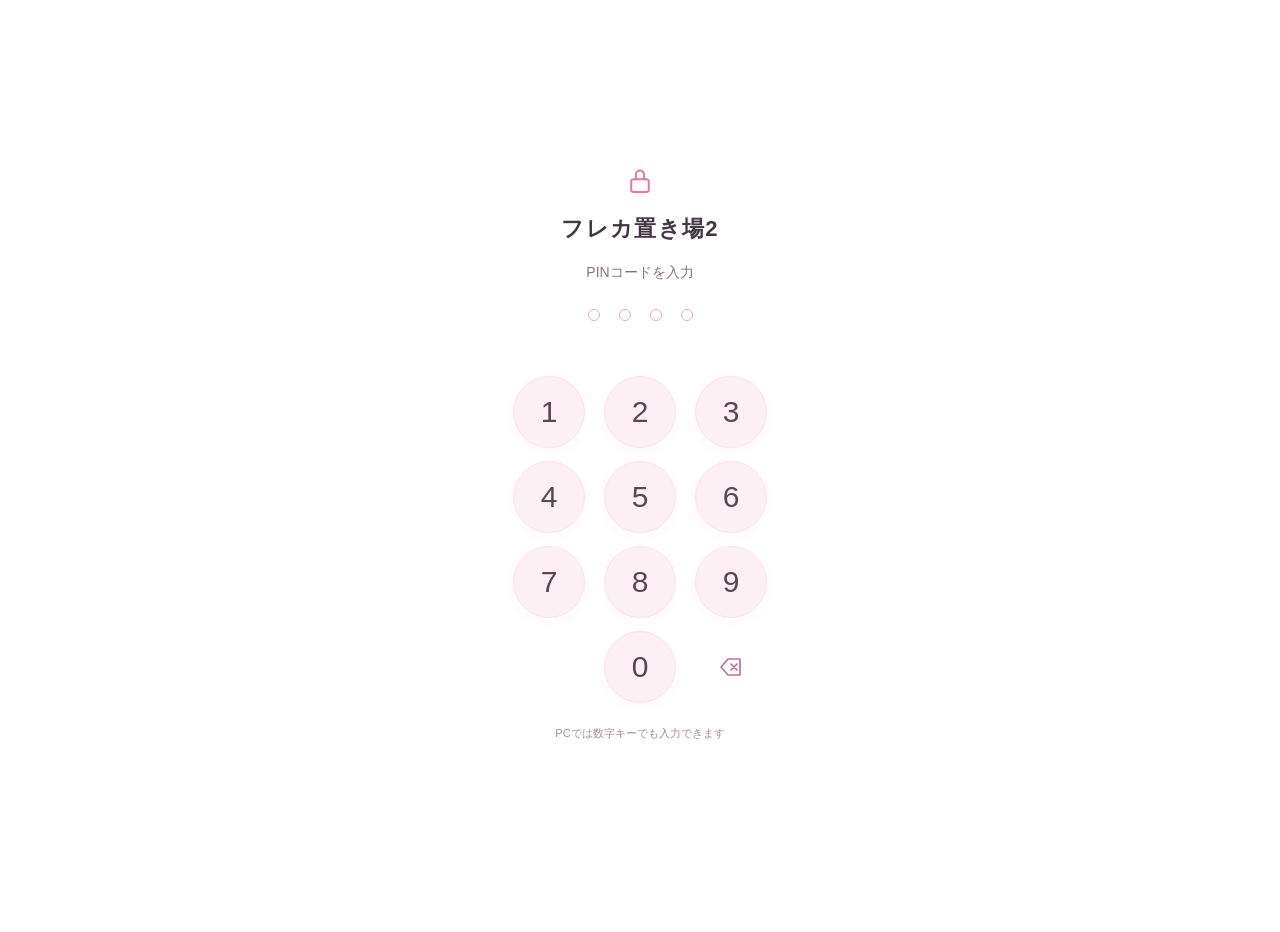
<file: index.html>
<!doctype html><html lang="ja"><head><meta charset="UTF-8"><meta name="viewport" content="width=device-width,initial-scale=1"><meta name="theme-color" content="#ffffff"><title>フレカ置き場 - サブ</title><link rel="stylesheet" href="assets/style.css?v=site-b-filter-height-20261126"></head><body data-page="view"><div id="app"></div><script src="assets/config.js?v=site-b-pin-enabled-20261123"></script><script src="assets/core.js?v=site-b-admin-pin-bypass-20261123"></script><script src="assets/view.js?v=site-b-shared-filter-20261126"></script></body></html>
</file>
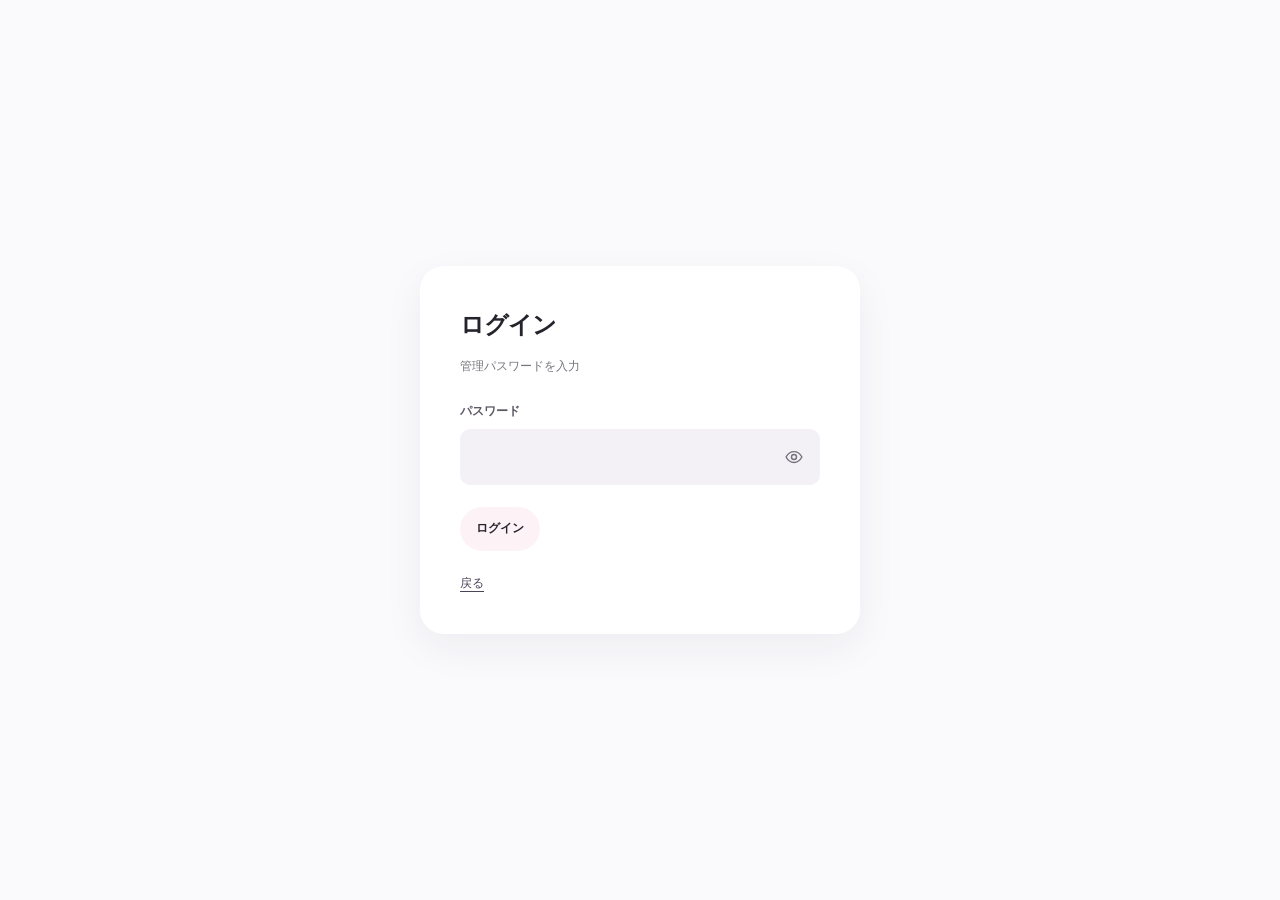
<file: edit.html>
<!doctype html><html lang="ja"><head><meta charset="UTF-8"><meta name="viewport" content="width=device-width,initial-scale=1"><meta name="theme-color" content="#ffffff"><title>フレカ置き場 - サブ</title><link rel="stylesheet" href="assets/style.css?v=site-b-filter-height-20261126"></head><body data-page="edit"><div id="app"></div><script src="assets/config.js"></script><script src="assets/core.js"></script><script src="assets/edit.js?v=autocomplete-full-replace-20261126"></script></body></html>
</file>
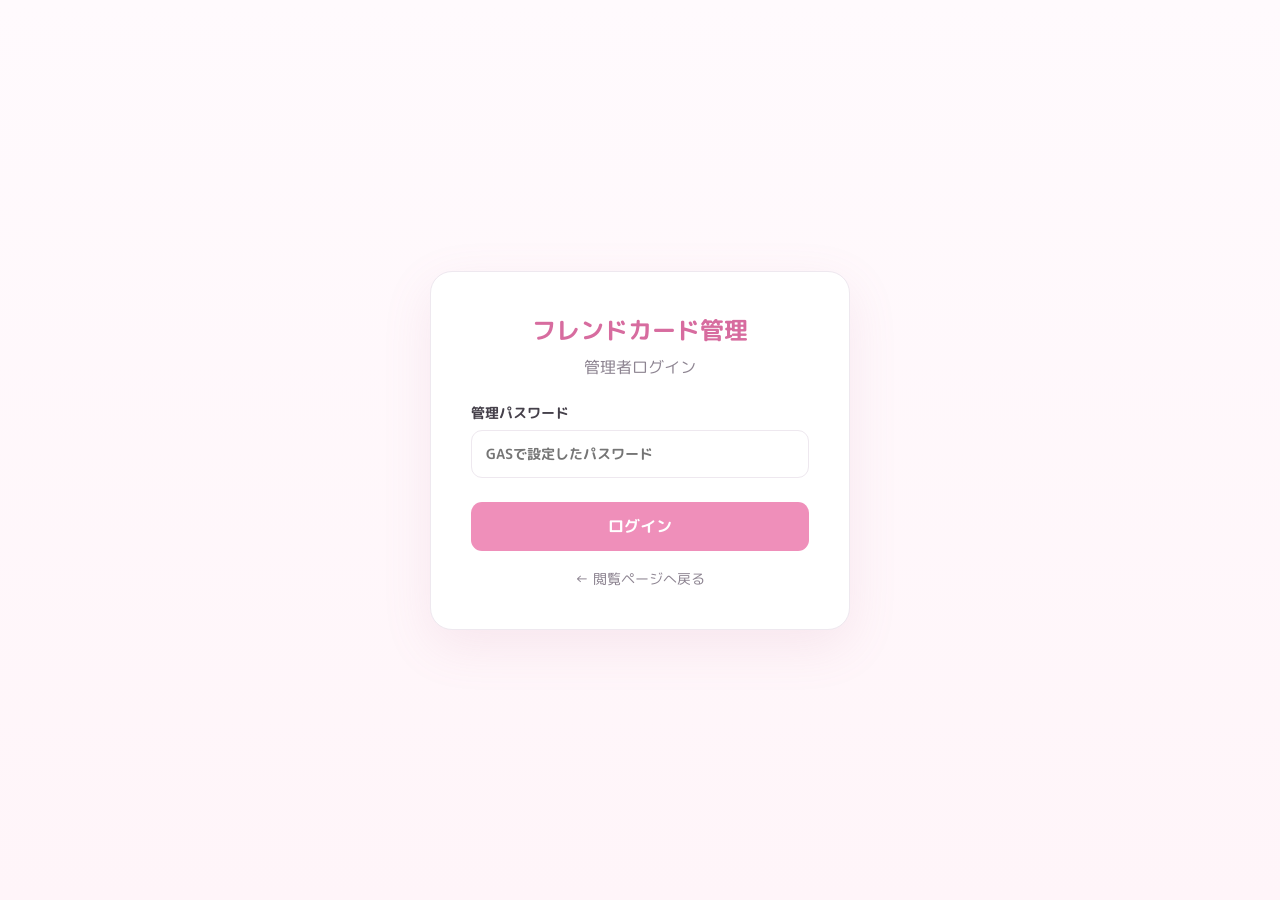
<file: legacy-edit.html>
<!doctype html><html lang="ja"><head><meta charset="utf-8"><meta name="viewport" content="width=device-width,initial-scale=1"><meta name="theme-color" content="#ffffff"><title>フレンドカード管理</title><link rel="preconnect" href="https://fonts.googleapis.com"><link rel="preconnect" href="https://fonts.gstatic.com" crossorigin><link href="https://fonts.googleapis.com/css2?family=M+PLUS+Rounded+1c:wght@400;500;600;700&display=swap" rel="stylesheet"><link rel="stylesheet" href="assets/legacy-style.css"></head><body><script src="assets/legacy-config.js"></script><script src="assets/legacy-edit.js"></script></body></html>
</file>
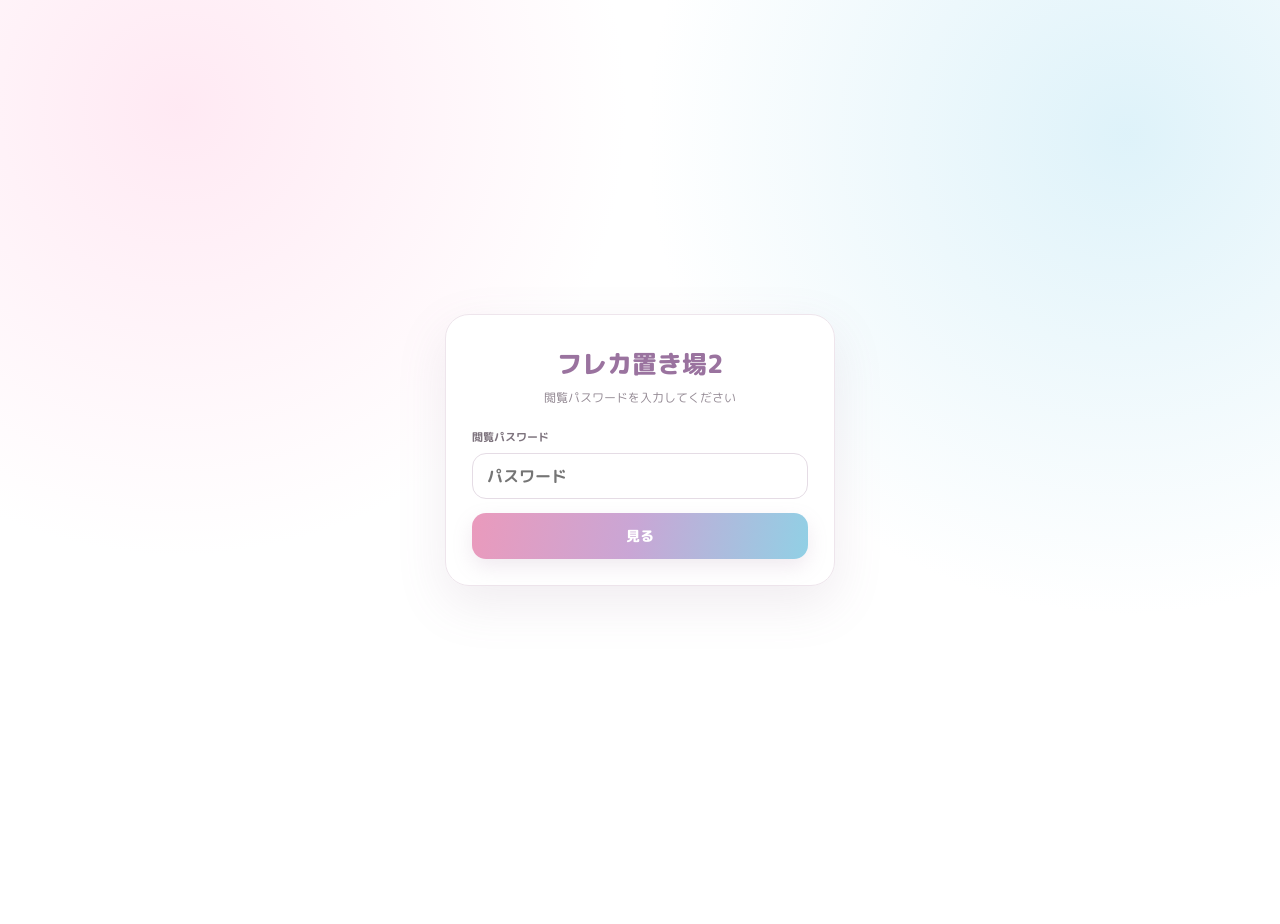
<file: legacy-index.html>
<!doctype html><html lang="ja"><head><meta charset="utf-8"><meta name="viewport" content="width=device-width,initial-scale=1"><meta name="theme-color" content="#ffffff"><title>フレカ置き場</title><link rel="preconnect" href="https://fonts.googleapis.com"><link rel="preconnect" href="https://fonts.gstatic.com" crossorigin><link href="https://fonts.googleapis.com/css2?family=M+PLUS+Rounded+1c:wght@400;500;600;700&display=swap" rel="stylesheet"><link rel="stylesheet" href="assets/legacy-style.css">  <link rel="preconnect" href="https://lh3.googleusercontent.com" crossorigin>
  <link rel="dns-prefetch" href="//lh3.googleusercontent.com">
</head><body><script src="assets/legacy-config.js"></script><script src="assets/legacy-view.js"></script></body></html>
</file>
<file: assets/style.css>
/*
 * Site D — 4.11B / Material-inspired minimal layout
 * A alternative remains entirely separate as v4.10.
 * The same JS, data contracts, page routes, and accessibility semantics are retained.
 * Design principle: whitespace first, lines only when needed, accent only as state.
 */
@property --theme-color { syntax: '<color>'; inherits: true; initial-value: #eaa1bf; }
:root {
  --theme-background: #eaa1bf;
  --old-theme-background: #eaa1bf;
  --theme-color: #eaa1bf;
  --theme-on: #171717;
  --theme-soft: rgba(234,161,191,.13);
  --theme-line: rgba(234,161,191,.35);
  --txt: #25232b;
  --muted: #77747f;
  --quiet: #9895a0;
  --line: #eeebf1;
  --line-strong: #ddd9e2;
  --bg: #faf9fc;
  --surface: #ffffff;
  --surface-soft: #f3f1f6;
  --surface-active: #f0ecf5;
  --danger: #b04452;
  --radius-small: 8px;
  --radius-medium: 12px;
  --radius-dialog: 24px;
  --ease: cubic-bezier(.2,.75,.25,1);
}
* { box-sizing: border-box; }
html { scroll-behavior: smooth; }
body {
  margin: 0;
  min-width: 320px;
  background: var(--surface);
  color: var(--txt);
  font: 14px/1.6 'Noto Sans JP','Hiragino Kaku Gothic ProN', 'Yu Gothic', system-ui, sans-serif;
  font-weight: 400;
  -webkit-font-smoothing: antialiased;
}
body[data-page="view"] { padding-bottom: 32px; }
button,input,textarea,select { font: inherit; }
button { cursor: pointer; -webkit-tap-highlight-color: transparent; }
button:disabled { opacity: .38; cursor: default; }
button:focus-visible, input:focus-visible, select:focus-visible, textarea:focus-visible, a:focus-visible, .ownership-option:focus-within {
  outline: 2px solid #6b5b81; outline-offset: 3px;
}
a { color: inherit; }
svg { width: 20px; height: 20px; fill: none; stroke: currentColor; stroke-width: 1.7; stroke-linecap: round; stroke-linejoin: round; }
.hidden { display: none !important; }
#app { min-height: 100dvh; }

/* 1 — Top app bar: flat surface, small dynamic theme rule (no decorations). */
.app-header { position: sticky; top: 0; z-index: 30; background: var(--surface); }
.title-bar { position: relative; isolation: isolate; background: var(--surface); color: var(--txt); }
.title-bar::after { content: ''; position: absolute; top: 0; left: 0; right: 0; height: 4px; background: var(--theme-background); z-index: 1; }
.title-bar::before { content:''; position:absolute; inset: 0 0 auto; height: 4px; z-index:2; pointer-events:none; background:var(--old-theme-background); opacity: 0; }
.theme-changing .title-bar::before { animation: b-accent-crossfade 700ms ease both; }
@keyframes b-accent-crossfade { from { opacity: 1; } to { opacity: 0; } }
.header-inner { max-width: 1440px; min-height: 76px; margin: auto; padding: 12px 36px 9px; display: flex; align-items: center; justify-content: space-between; gap: 16px; }
.app-title { font-size: 21px; font-weight: 700; letter-spacing: -.025em; color: #27232c; }
.header-actions,.view-header-actions { display:flex; align-items:center; gap:14px; }
.header-date { color:var(--muted); white-space:nowrap; font-size: 11px; letter-spacing: .02em; }
.hamburger { width: 48px; height: 48px; display:flex; flex-direction:column; align-items:center; justify-content:center; gap:5px; border:0; background:transparent; color:#302c36; padding:9px; border-radius:24px; transition:background 180ms ease; }
.hamburger:hover,.hamburger[aria-expanded="true"] { background:var(--surface-soft); }
.hamburger span { width:21px; height:2px; display:block; background:currentColor; border-radius:3px; transition:transform 250ms var(--ease),opacity 180ms ease; }
.hamburger[aria-expanded="true"] span:first-child { transform:translateY(7px) rotate(45deg); }
.hamburger[aria-expanded="true"] span:nth-child(2) { opacity:0; }
.hamburger[aria-expanded="true"] span:last-child { transform:translateY(-7px) rotate(-45deg); }

/* 2 — Modal navigation sheet; keeps the exact original hamburger behaviors. */
.menu-scrim { position:fixed; inset:0; z-index:79; background:rgba(22,18,30,.27); opacity:0; visibility:hidden; pointer-events:none; transition:opacity 300ms ease,visibility 0s linear 310ms; }
.hamburger-panel { position:fixed; right:0; top:0; bottom:0; z-index:80; width:min(344px, calc(100vw - 36px)); display:flex; flex-direction:column; gap:2px; padding:108px 20px 32px; overflow-y:auto; background:var(--surface); box-shadow:-14px 0 55px rgba(34,27,47,.12); opacity:0; transform:translateX(28px); visibility:hidden; pointer-events:none; transition:opacity 260ms ease,transform 300ms var(--ease),visibility 0s linear 310ms; }
.hamburger-panel::before { content:'メニュー'; position:absolute; top:42px; left:36px; font-size:21px; font-weight:700; letter-spacing:-.02em; }
.hamburger-panel :is(a,button) { display:block; width:100%; border:0; border-radius:12px; padding:15px 18px; text-align:left; color:#433e49; font-size:14px; font-weight:500; background:transparent; text-decoration:none; transition:background-color 180ms ease; }
.hamburger-panel :is(a,button):hover { background:#f3f1f6; }
.hamburger-panel .selected { background:var(--theme-soft); font-weight:700; }
/* Close control floats above the drawer, independent of the sliding sheet.
   Its bounds are taken from the header hamburger at the moment of opening. */
.drawer-close {
  position: fixed;
  z-index: 83;
  display: grid;
  place-items: center;
  padding: 0;
  border: 0;
  border-radius: 50%;
  background: transparent;
  color: #302c36;
  font-size: 28px;
  font-weight: 300;
  line-height: 1;
  opacity: 0;
  visibility: hidden;
  pointer-events: none;
  transform: scale(.92);
  transition: opacity 180ms ease, transform 240ms var(--ease), visibility 0s linear 250ms, background-color 180ms ease;
}
.drawer-close.is-open {
  opacity: 1;
  visibility: visible;
  pointer-events: auto;
  transform: scale(1);
  transition-delay: 0s;
}
.drawer-close:hover { background: var(--surface-soft); }
.drawer-close:focus-visible { outline: 2px solid #6b5b81; outline-offset: -3px; }

.hamburger-panel > a:first-of-type { border-bottom:1px solid var(--line); border-radius:0; margin-bottom:12px; padding-bottom:23px; }
.hamburger-panel > a:first-of-type:hover { background:var(--surface-soft); border-radius:12px; }
.menu-scrim.is-open,.hamburger-panel.is-open { opacity:1; visibility:visible; pointer-events:auto; transition-delay:0ms; }
.hamburger-panel.is-open { transform:translateX(0); }

/* 3 — Search and filters: whitespace, no decorated input borders. */
.container { max-width:1440px; margin:0 auto; padding:24px 36px; }
.search { max-width:740px; min-height:52px; display:flex; align-items:center; gap:14px; padding:0 18px; background:var(--surface-soft); border:0; border-radius:var(--radius-medium); box-shadow:none; transition:background 200ms ease,box-shadow 200ms ease; }
.search:focus-within { background:#eeebf3; box-shadow:inset 0 -2px #777086; }
.search svg { color:#777280; width:19px; height:19px; flex-shrink:0; }
.search input { flex:1; min-width:0; padding:13px 0; background:transparent; color:var(--txt); border:0; outline:0; font-size:16px; }
.search input::placeholder { color:#86818e; }
.desktop-tabs { max-width:1440px; margin:auto; padding:0 36px; display:flex; align-items:stretch; gap:20px; overflow-x:auto; scrollbar-width:none; border-bottom:1px solid var(--line); }
.desktop-tabs::-webkit-scrollbar { display:none; }
.char-tab { position:relative; flex-shrink:0; white-space:nowrap; border:0; border-radius:0; background:transparent!important; padding:12px 4px 15px; min-height:52px; color:#77717e; font-size:13px; font-weight:500; transition:color 230ms ease; }
.char-tab::after { content:''; position:absolute; left:0; right:0; height:3px; bottom:0; border-radius:3px 3px 0 0; background:var(--theme-background); transform:scaleX(0); transform-origin:center; transition:transform 280ms var(--ease); }
.char-tab:hover { color:#34303b; }
.char-tab.active { color:#292630; font-weight:700; }
.char-tab.active::after { transform:scaleX(1); }

/* 4 — Public gallery: image-led, not a grid of framed rectangles. */
.card-grid { display:grid; grid-template-columns:repeat(2,minmax(0,1fr)); gap:26px 16px; align-items:start; }
.freca-card { min-width:0; background:transparent; border:0; border-radius:0; box-shadow:none; overflow:visible; }
.card-picture { background:#f2f0f5; aspect-ratio:59 / 86; overflow:hidden; border-radius:7px; display:flex; align-items:center; justify-content:center; cursor:zoom-in; transition:box-shadow 220ms ease; }
.card-picture img { width:100%; height:100%; object-fit:cover; transition:transform 300ms var(--ease); }
.freca-card:hover .card-picture { box-shadow:0 6px 18px rgba(36,29,43,.08); }
.freca-card:hover .card-picture img { transform:scale(1.018); }
.card-detail { padding:11px 2px 0; }
.card-chara { color:#292530; font-size:13px; font-weight:650; line-height:1.45; }
.card-code { color:#76717d; font-size:12px; line-height:1.55; margin-top:4px; overflow-wrap:anywhere; }
.empty-image { display:flex; flex-direction:column; align-items:center; justify-content:center; gap:8px; color:#a29da9; }
.empty-image span { font-size:26px; font-weight:300; }
.empty-image small { font-size:12px; }
.placeholder-panel { grid-column:1 / -1; text-align:center; padding:68px 12px; color:#817a88; font-size:13px; background:transparent; border:0; border-radius:0; box-shadow:none; line-height:1.9; }
.pager { display:flex; justify-content:center; gap:6px; flex-wrap:wrap; margin:24px auto; }
.pager button { width:42px; height:42px; border:0; border-radius:50%; background:transparent; color:#77717e; }
.pager button:hover { background:#f0eef3; }
.pager button.active { color:#242029; background:var(--theme-soft); font-weight:700; }
.pager-ellipsis { display:grid; place-items:center; width:28px; color:#9a95a1; }
.bottom-nav { display:none; }

/* 5 — Forms and simple actions. The only filled actions are primary. */
.btn { min-height:40px; padding:9px 16px; border:0; border-radius:22px; color:#544d5b; background:var(--surface-soft); font-size:12px; font-weight:600; transition:background 160ms ease,transform 160ms ease; }
.btn:hover { background:#eae6ef; }
.btn:active,.tiny-btn:active { transform:scale(.982); }
.btn.primary { color:#28232e; background:var(--theme-soft); font-weight:700; }
.btn.primary:hover { filter:brightness(.97); }
.btn.danger,.tiny-btn.danger { color:var(--danger); }
.tiny-btn { background:transparent; border:0; border-radius:18px; padding:7px 13px; font-size:12px; font-weight:500; color:#5c5663; transition:background 180ms ease, transform 180ms ease; }
.tiny-btn:hover { background:var(--surface-soft); }
.row { display:flex; align-items:center; flex-wrap:wrap; gap:8px; }
.row.between { justify-content:space-between; }
.note { margin:0; font-size:12px; line-height:1.8; color:var(--muted); font-weight:400; }
.section-head { display:flex; align-items:center; justify-content:space-between; gap:16px; margin:6px 0 20px; }
.section-head h2 { margin:0; color:#292531; font-size:22px; font-weight:700; letter-spacing:-.035em; line-height:1.35; }
.section-head h2 small { font-size:12px; font-weight:400; margin-left:8px; letter-spacing:0; }

/* 6 — Auth: compact neutral form, only one elevated functional surface. */
.auth-screen { min-height:100dvh; display:grid; place-items:center; padding:32px 16px; background:var(--bg); }
.login-panel { width:min(440px,100%); padding:40px; background:#fff; border:0; border-radius:24px; box-shadow:0 14px 40px rgba(36,30,45,.06); }
.login-panel h1 { margin:0 0 12px; font-size:24px; letter-spacing:-.035em; }
.login-panel form { margin-top:24px; }
.login-panel .btn { margin-top:4px; min-height:44px; }
.login-panel > .note:last-child { margin-top:22px; }
.login-panel a { color:#4c4359; text-underline-offset:4px; }
.login-panel .password-control{display:block;position:relative;width:100%;}
.login-panel .password-control input{padding-right:58px;}
.login-panel .password-peek{position:absolute;top:0;right:0;bottom:0;width:52px;display:grid;place-items:center;border:0;border-radius:0 10px 10px 0;background:transparent;color:#77717e;cursor:pointer;touch-action:none;-webkit-user-select:none;user-select:none;padding:0;}
.login-panel .password-peek[aria-pressed="true"]{color:#28252e;}
.login-panel .password-peek:focus-visible{outline:2px solid #777086;outline-offset:-3px;}
.field { display:grid; gap:8px; margin:18px 0; font-size:12px; font-weight:650; color:#5d5865; }
.field input,.field select,.field textarea { width:100%; min-height:48px; border:0; border-radius:10px; background:var(--surface-soft); color:#28252e; padding:12px 14px; font-size:16px; outline:0; }
.field textarea { min-height:100px; resize:vertical; line-height:1.7; }
.field input:focus,.field select:focus,.field textarea:focus { box-shadow:inset 0 -2px #777086; }

/* 7 — Edit dashboard, understated hierarchy and flat item rows. */
.admin-shell { width:min(100%,1320px); margin:0 auto; padding:36px 38px 90px; }
.animated-content { animation:b-content-fade 230ms ease both; }
@keyframes b-content-fade { from { opacity:.7; transform:translateY(5px); } to { opacity:1; transform:translateY(0); } }
.admin-shell .search { margin-bottom:16px; max-width:740px; }
.sub-tabs { display:flex; width:fit-content; align-items:center; gap:26px; margin:0 0 36px; border-bottom:1px solid var(--line-strong); }
.sub-tab { position:relative; border:0; border-radius:0; color:#77717e; background:transparent; padding:10px 0 14px; min-height:44px; font-size:14px; font-weight:500; }
.sub-tab.active { color:#2b2731; font-weight:700; }
.sub-tab.active::after { content:''; position:absolute; height:3px; bottom:-1px; left:0; right:0; border-radius:3px; background:var(--theme-background); }
.character-filter { display:flex; align-items:center; gap:10px; width:100%; margin:14px 0 26px; min-height:44px; }
.filter-all { flex:0 0 auto; min-width:60px; }
.filter-scroll { display:flex; gap:4px; flex:1; min-width:0; overflow-x:auto; scrollbar-width:none; padding:0; overscroll-behavior-inline:contain; }
.filter-scroll::-webkit-scrollbar { display:none; }
.filter-pill { position:relative; flex:0 0 auto; border:0; background:transparent; color:#706a77; padding:10px 16px; border-radius:24px; min-height:42px; white-space:nowrap; font-size:12px; font-weight:500; transition:background-color 200ms ease, color 200ms ease; }
.filter-pill.active { background:var(--item-soft); color:#25222c; font-weight:700; }
.filter-pill:hover { background:#f3f1f6; }
.admin-card-grid { display:grid; grid-template-columns:repeat(2,minmax(0,1fr)); gap:28px 18px; margin-top:28px; }
.admin-card { min-width:0; background:transparent; border:0; border-radius:0; box-shadow:none; overflow:visible; }
.admin-image { display:grid; place-items:center; height:190px; background:#f1eff4; border-radius:7px; cursor:zoom-in; overflow:hidden; }
.admin-image img { width:100%; height:100%; object-fit:cover; }
.admin-card-body { padding:13px 2px; }
.admin-title { font-size:14px; font-weight:650; overflow-wrap:anywhere; }
.admin-sub { font-size:12px; color:var(--muted); margin:4px 0 8px; }

/* 8 — Ownership: one row per outfit, chips only for printed characters. */
.owned-grid { display:grid; grid-template-columns:repeat(1,minmax(0,1fr)); gap:0; margin-top:22px; }
.owned-card { padding:20px 1px 21px; border:0; border-radius:0; border-bottom:1px solid var(--line); background:transparent; box-shadow:none; }
.owned-card strong { font-size:15px; font-weight:650; }
.owned-card > .note { margin-top:2px; }
.chip-row { display:flex; flex-wrap:wrap; gap:8px; margin:13px 0 4px; }
.chip { display:inline-flex; align-items:center; gap:4px; padding:4px 12px; background:var(--item-soft); color:#3c3743; border:0; border-radius:19px; font-size:11px; font-weight:500; }
.owned-card .row { margin-top:12px; }

/* 9 — Print plans: section label and hairline separators instead of panels. */
.plan-heading { margin:42px 0 16px; font-size:20px; font-weight:700; letter-spacing:-.03em; }
.plan-set { margin:0 0 30px; background:transparent; border:0; border-radius:0; box-shadow:none; overflow:visible; }
.plan-set-head { display:flex; justify-content:flex-start; padding:12px 1px 10px; background:transparent; color:#77717d; border-bottom:1px solid var(--line-strong); font-size:12px; font-weight:600; }
.plan-item { display:flex; align-items:center; gap:14px; padding:16px 1px; min-width:0; border-bottom:1px solid var(--line); }
.plan-item input[type=checkbox] { flex:0 0 auto; width:19px; height:19px; accent-color:#655d70; cursor:pointer; }
.plan-content { min-width:0; flex:1; overflow:hidden; }
.plan-item .name { color:#33303b; font-weight:600; font-size:14px; overflow:hidden; text-overflow:ellipsis; white-space:nowrap; }

.plan-note { font-size:12px; margin-top:3px; color:#898590; line-height:1.5; white-space:nowrap; overflow:hidden; text-overflow:ellipsis; }
.plan-actions { flex:0 0 auto; display:flex; align-items:center; gap:0; flex-wrap:nowrap; }
.plan-actions .tiny-btn { font-size:11px; padding:8px 11px; min-width:40px; }
@keyframes b-check-pop { 0%{transform:scale(.85)} 65%{transform:scale(1.09)} 100%{transform:scale(1)} }
.plan-item.just-checked input[type=checkbox] { animation:b-check-pop 200ms ease-out; }

/* 10 — Color settings: flat editable rows with an intentional preview swatch. */
.color-grid { display:grid; grid-template-columns:repeat(1,minmax(0,1fr)); gap:0 36px; margin-top:18px; }
.color-card { border:0; border-radius:0; border-bottom:1px solid var(--line); background:transparent; padding:22px 0 23px; display:grid; gap:12px; }
.color-card > strong { font-size:15px; font-weight:650; }
.color-mode { display:flex; gap:22px; flex-wrap:wrap; }
.color-mode label { display:inline-flex; align-items:center; gap:7px; font-size:12px; color:#696373; cursor:pointer; }
.color-mode input { accent-color:#665c77; }
.color-control { display:flex; align-items:center; gap:14px; }
.color-control input[type=color] { width:44px; height:44px; border:0; background:none; padding:0; cursor:pointer; }
.color-control input[type=text] { flex:1; width:100%; min-width:0; border:0; border-radius:10px; background:var(--surface-soft); padding:12px 14px; font-size:14px; text-transform:uppercase; }
.color-sample { width:100%; min-height:43px; display:grid; place-items:center; background:var(--sample); color:var(--sample-on); font-weight:600; font-size:12px; border-radius:6px; }

/* 11 — Ownership multiple-selection dialog. */
.owned-select-caption { display:flex; justify-content:space-between; gap:14px; color:#4b4651; font-size:13px; margin:22px 0 10px; }
.owned-select-caption > span { color:var(--muted); font-size:11px; }
.ownership-options { display:grid; grid-template-columns:repeat(3,minmax(0,1fr)); gap:8px; }
.ownership-option { display:flex; justify-content:center; align-items:center; gap:5px; cursor:pointer; background:#f4f2f7; color:#6b6572; border:0; border-radius:11px; min-height:44px; padding:8px 4px; font-size:12px; transition:background-color 180ms ease; white-space:nowrap; }
.ownership-option.chosen { background:var(--item-soft); color:#302b35; font-weight:700; }
.ownership-option input { position:absolute; width:1px; height:1px; opacity:0; pointer-events:none; }
.ownership-option .tick { visibility:hidden; }
.ownership-option.chosen .tick { visibility:visible; }

/* 12 — Modal/dialog surfaces are purposefully elevated (not a layout grid). */
.overlay,.dialog-shade { position:fixed; inset:0; z-index:70; background:rgba(27,23,34,.5); display:grid; place-items:center; padding:20px; animation:b-overlay-in 180ms ease both; }
.overlay { z-index:60; }
.overlay img { max-width:min(520px,92vw); max-height:87vh; object-fit:contain; border-radius:8px; box-shadow:0 18px 60px rgba(20,14,30,.2); }
.overlay-close { position:fixed; right:25px; top:20px; width:44px; height:44px; border:0; background:white; color:#4c4554; border-radius:50%; font-size:24px; }
.dialog { background:#fff; width:min(520px,100%); max-height:90dvh; overflow-y:auto; padding:26px 30px 30px; border:0; border-radius:var(--radius-dialog); box-shadow:0 24px 90px rgba(28,23,34,.19); animation:b-dialog-in 250ms var(--ease) both; }
.dialog h2 { font-size:20px; font-weight:700; margin:0; }
.dialog-actions { display:flex; justify-content:flex-end; gap:10px; margin-top:28px; }
.preview { width:100%; min-height:148px; display:grid; place-items:center; background:var(--surface-soft); border:0; border-radius:9px; overflow:hidden; font-size:12px; color:#827d89; }
.preview img { width:auto; height:148px; max-width:100%; object-fit:contain; }
@keyframes b-overlay-in { from{opacity:0} to{opacity:1} }
@keyframes b-dialog-in { from{opacity:0;transform:translateY(10px) scale(.99)} to{opacity:1;transform:translateY(0) scale(1)} }
.toast { position:fixed; z-index:110; left:50%; bottom:26px; transform:translateX(-50%); padding:12px 20px; background:#353039; color:white; border-radius:24px; font-size:12px; opacity:0; pointer-events:none; transition:opacity 200ms ease; box-shadow:0 7px 25px rgba(25,22,29,.15); }
.toast.show { opacity:1; }

/* Responsive columns and rhythm */
@media(min-width:700px) {
  .card-grid { grid-template-columns:repeat(4,minmax(0,1fr)); gap:30px 20px; }
  .admin-card-grid { grid-template-columns:repeat(3,minmax(0,1fr)); gap:30px 22px; }
  .owned-grid { grid-template-columns:repeat(2,minmax(0,1fr)); column-gap:42px; }
  .color-grid { grid-template-columns:repeat(2,minmax(0,1fr)); }
}
@media(min-width:1100px) {
  .card-grid { grid-template-columns:repeat(5,minmax(0,1fr)); gap:36px 24px; }
  .admin-card-grid { grid-template-columns:repeat(4,minmax(0,1fr)); }
}
@media(min-width:1400px) { .card-grid { grid-template-columns:repeat(6,minmax(0,1fr)); } }

@media(max-width:699px) {
  body[data-page="view"] { padding-bottom:90px; }
  .header-inner { min-height:66px; padding:9px 16px 6px; }
  .app-title { font-size:17px; }
  .header-date { font-size:10px; }
  .header-actions,.view-header-actions { gap:5px; }
  .hamburger { width:44px; height:44px; }
  .container { padding:18px 16px; }
  .desktop-tabs { display:none; }
  .card-grid { grid-template-columns:repeat(2,minmax(0,1fr)); gap:24px 12px; }
  .card-picture { border-radius:5px; }
  .card-detail { padding:9px 1px 0; }
  .card-chara { font-size:12px; }
  .card-code { font-size:11px; }
  .bottom-nav { display:block; position:fixed; left:0; right:0; bottom:0; z-index:40; height:77px; background:var(--surface); box-shadow:0 -3px 22px rgba(30,26,37,.07); }
  .bottom-nav-inner { display:flex; align-items:center; gap:10px; width:100%; height:100%; padding:0 12px; }
  .bottom-all { display:flex; align-items:center; justify-content:center; flex:0 0 58px; padding:10px 4px; border:0; background:transparent; border-radius:17px; font-size:11px; color:#736e7a; min-height:42px; }
  .bottom-all.active { background:var(--item-soft); color:#302b35; font-weight:700; }
  .nav-scroller { display:block; flex:1; min-width:0; height:100%; overflow-x:auto; scroll-snap-type:x mandatory; scrollbar-width:none; }
  .nav-scroller::-webkit-scrollbar { display:none; }
  .nav-track { display:flex; width:100%; height:100%; }
  .nav-slide { flex:0 0 100%; width:100%; height:100%; display:flex; align-items:center; gap:2px; padding:0; scroll-snap-align:start; }
  .bottom-char { flex:1 1 0; width:0; min-width:0; min-height:42px; display:grid; place-items:center; padding:10px 1px; border:0; border-radius:17px; background:transparent; color:#746f7c; font-size:11px; transition:background 260ms ease; }
  .bottom-char.active { background:var(--item-soft); color:#292531; font-weight:700; }
  .bottom-char:not(.active):active,.bottom-all:not(.active):active { background:var(--surface-soft); }
  .admin-shell { padding:26px 16px 72px; }
  .section-head { margin:2px 0 20px; }
  .section-head h2 { font-size:18px; }
  .section-head .btn { padding:9px 13px; font-size:11px; min-height:39px; }
  .sub-tabs { gap:26px; margin-bottom:28px; }
  .character-filter { gap:5px; margin:10px 0 23px; }
  .filter-pill { padding:10px 13px; }
  .admin-card-grid { gap:25px 14px; }
  .admin-image { height:160px; }
  .admin-card-body { padding:10px 0; }
  .owned-card { padding:20px 0; }
  .plan-heading { font-size:18px; margin:36px 0 14px; }
  .plan-item { gap:9px; padding:14px 0; }
  .plan-actions { gap:0; }
  .plan-actions .tiny-btn { min-width:34px; padding:7px 7px; font-size:11px; }
  .dialog { padding:22px 20px 25px; border-radius:20px; }
  .color-grid { grid-template-columns:1fr; }
  .hamburger-panel { width:min(340px,calc(100vw - 32px)); }
}
@media(prefers-reduced-motion:reduce) {
  *,*::before,*::after { scroll-behavior:auto!important; animation-duration:.001ms!important; transition-duration:.001ms!important; }
}


/* ======================================================================
   SITE D 4.11D — design D: B's structural minimalism + C's glass & motion
   No JS or backend contracts changed. Keep as an independent CSS variant.
   Glass belongs to navigation and temporary overlays, NOT content cards.
   ====================================================================== */
:root {
  --d-spring: cubic-bezier(.22,1,.36,1);
  --d-glass: rgba(254,253,255,.84);
  --d-solid: #fff;
  --d-glass-stroke: rgba(255,255,255,.72);
}
/* B-like flat page, with C-like luminous/frosted top navigation. */
body { background:#fff; }
.app-header {
  background:transparent;
  isolation:isolate;
}
.title-bar {
  background:var(--d-glass);
  -webkit-backdrop-filter:blur(24px) saturate(1.4);
  backdrop-filter:blur(24px) saturate(1.4);
  box-shadow:0 1px 0 rgba(61,52,72,.065), 0 3px 18px rgba(50,36,59,.025);
}
/* Keep B's narrow accent rather than C's full tinted block. */
.title-bar::after,.title-bar::before { height:3px; }
.app-title { letter-spacing:-.02em; }
.hamburger,
.hamburger span { transition-duration:260ms; transition-timing-function:var(--d-spring); }
.hamburger:hover { background:rgba(235,231,240,.55); }
.hamburger:active { transform:scale(.94); }
/* C-inspired glass navigation sheet, still in B's right drawer geometry.
   Position of close X is set from the hamburger's actual rect by B.1 JS. */
.menu-scrim {
  background:rgba(28,23,35,.21);
  -webkit-backdrop-filter:blur(0px);
  backdrop-filter:blur(0px);
  transition:opacity 380ms ease,backdrop-filter 380ms ease,
             -webkit-backdrop-filter 380ms ease,visibility 0s linear 410ms;
}
.menu-scrim.is-open {
  -webkit-backdrop-filter:blur(4px);
  backdrop-filter:blur(4px);
  transition-delay:0s;
}
.hamburger-panel {
  background:rgba(251,250,254,.94);
  border-left:1px solid var(--d-glass-stroke);
  -webkit-backdrop-filter:blur(34px) saturate(1.45);
  backdrop-filter:blur(34px) saturate(1.45);
  box-shadow:-18px 0 65px rgba(38,29,48,.14),inset 1px 0 rgba(255,255,255,.7);
  transform:translate3d(32px,0,0) scale(.992);
  transform-origin:right center;
  filter:blur(3px);
  transition:opacity 320ms ease,transform 410ms var(--d-spring),filter 320ms ease,visibility 0s linear 425ms;
}
.hamburger-panel.is-open {
  transform:translate3d(0,0,0) scale(1);
  filter:blur(0px);
}
.hamburger-panel :is(a,button) {
  transition:background-color 200ms ease,color 190ms ease,transform 240ms var(--d-spring);
}
.hamburger-panel :is(a,button):hover {
  background:rgba(231,228,238,.7);
  transform:translateX(2px);
}
.drawer-close {
  transition:opacity 220ms ease,transform 290ms var(--d-spring),visibility 0s linear 330ms,background-color 200ms ease;
}
.drawer-close.is-open { transition-delay:0s; }
.drawer-close:hover { background:rgba(236,233,242,.82); }
/* Keep B's no-outline search field, give it restrained C-like tactility. */
.search {
  background:rgba(243,241,246,.94);
  transition:background-color 230ms ease,box-shadow 250ms ease,transform 250ms var(--d-spring);
}
.search:focus-within {
  background:rgba(241,238,246,.98);
  box-shadow:inset 0 -2px rgba(109,94,128,.55), 0 3px 15px rgba(45,36,54,.04);
}
/* Tabs stay understated B-style, but transitions feel more fluid. */
.char-tab { transition:color 320ms ease; }
.char-tab::after { transition:transform 390ms var(--d-spring); }
.filter-pill,.bottom-char,.bottom-all {
  transition:background-color 400ms var(--d-spring),color 260ms ease,transform 210ms var(--d-spring);
}
/* Gallery remains visually identical in structure to B. Card entrance is C-like. */
@keyframes d-card-enter {
  from { opacity:0; transform:translate3d(0,9px,0) scale(.994); }
  to   { opacity:1; transform:translate3d(0,0,0) scale(1); }
}
.animated-grid .freca-card {
  animation:d-card-enter 360ms var(--d-spring) both;
  animation-delay:var(--stagger,0ms);
}
.card-picture { transition:box-shadow 280ms ease,transform 380ms var(--d-spring); }
.card-picture img { transition:transform 450ms var(--d-spring); }
@media (hover:hover) {
  .freca-card:hover .card-picture { transform:translateY(-2px); }
  .filter-pill:hover:not(.active) { background:#f1eff5; }
  .btn:hover,.tiny-btn:hover { transform:translateY(-1px); }
}
/* C-like responsive gestures for actions. No excessive bounce. */
.btn,.tiny-btn,.pager button,.sub-tab {
  transition:background-color 220ms ease,color 220ms ease,transform 210ms var(--d-spring),box-shadow 220ms ease;
}
.btn:active,.tiny-btn:active,.pager button:active,.sub-tab:active { transform:scale(.97); }
.animated-content { animation:d-content-enter 320ms var(--d-spring) both; }
@keyframes d-content-enter {
  from { opacity:.45; transform:translateY(9px); }
  to { opacity:1; transform:translateY(0); }
}
.plan-item.just-checked input[type=checkbox] { animation:d-check-pop 240ms var(--d-spring); }
@keyframes d-check-pop { 0%{transform:scale(.84)} 65%{transform:scale(1.07)} 100%{transform:scale(1)} }
/* Temporary controls are glass; content rows/cards stay B-flat. */
.dialog-shade,.overlay {
  background:rgba(26,22,35,.42);
  -webkit-backdrop-filter:blur(6px);
  backdrop-filter:blur(6px);
  animation:d-scrim-enter 230ms ease-out both;
}
.dialog {
  background:rgba(253,252,255,.96);
  border:1px solid rgba(255,255,255,.88);
  border-radius:21px;
  box-shadow:0 26px 80px rgba(27,22,35,.18);
  -webkit-backdrop-filter:blur(30px) saturate(1.3);
  backdrop-filter:blur(30px) saturate(1.3);
  animation:d-dialog-enter 320ms var(--d-spring) both;
}
@keyframes d-scrim-enter { from { opacity:0; } to { opacity:1; } }
@keyframes d-dialog-enter {
  from { opacity:0; transform:translateY(12px) scale(.985); }
  to { opacity:1; transform:translateY(0) scale(1); }
}
.overlay-close { background:rgba(255,255,255,.91); -webkit-backdrop-filter:blur(16px);backdrop-filter:blur(16px); }
/* Mobile: glass navigation bar across full width, not a floating capsule.
   Preserves B's single horizontal row and the 4-group slide interaction. */
@media(max-width:699px){
  .bottom-nav {
    background:rgba(253,252,255,.81);
    border-top:1px solid rgba(255,255,255,.86);
    -webkit-backdrop-filter:blur(27px) saturate(1.5);
    backdrop-filter:blur(27px) saturate(1.5);
    box-shadow:0 -5px 28px rgba(36,28,47,.09), inset 0 1px 0 rgba(255,255,255,.74);
    padding-bottom:env(safe-area-inset-bottom,0px);
    height:calc(77px + env(safe-area-inset-bottom,0px));
  }
  body[data-page="view"] { padding-bottom:calc(100px + env(safe-area-inset-bottom,0px)); }
  .bottom-nav-inner { height:77px; }
  .hamburger-panel { background:rgba(251,250,254,.96); }
  .plan-actions .tiny-btn { min-height:42px; }
}
/* No blur in constrained environments and honor system accessibility. */
@supports not ((backdrop-filter:blur(3px)) or (-webkit-backdrop-filter:blur(3px))){
  .title-bar,.hamburger-panel,.bottom-nav,.dialog{background:var(--d-solid);}
  .menu-scrim,.dialog-shade,.overlay{background:rgba(28,23,35,.35);}
}
@media(prefers-reduced-transparency:reduce){
  .title-bar,.hamburger-panel,.bottom-nav,.dialog{
    background:#fff!important;-webkit-backdrop-filter:none!important;backdrop-filter:none!important;
  }
  .menu-scrim,.dialog-shade,.overlay{-webkit-backdrop-filter:none!important;backdrop-filter:none!important;}
}
@media(prefers-contrast:more){
  .title-bar,.bottom-nav{background:#fff;border-color:#a19baa;}
  .hamburger-panel{background:#fff;}
}
@media(prefers-reduced-motion:reduce){
  .hamburger-panel,.menu-scrim,.drawer-close,.animated-grid .freca-card,.animated-content,.dialog,.overlay,.dialog-shade,
  .plan-item.just-checked input[type=checkbox]{animation:none!important;transition:none!important;filter:none!important;}
  .hamburger-panel{transform:translateX(0)!important;}
}

/* Site D v4.11D.1 — compact data-entry forms and understated contrast */
.search input::placeholder,.field input::placeholder,.field textarea::placeholder,
.upload-fields input::placeholder,.card-upload-url input::placeholder{color:#ada8b4;opacity:1}
.ownership-option.chosen{background:var(--item-soft);box-shadow:inset 0 0 0 1px var(--item-line);font-weight:700}
.filter-pill.active,.bottom-char.active,.bottom-all.active{background:var(--item-soft);box-shadow:inset 0 0 0 1px var(--item-line)}
.dialog-heading{margin-bottom:24px;align-items:center}
.dialog-x{display:grid;place-items:center;flex-shrink:0;width:40px;height:40px;border:0;border-radius:50%;background:transparent;color:#4c4754;font-size:25px;font-weight:300;line-height:1;transition:background .2s ease,transform .2s ease}
.dialog-x:hover{background:rgba(78,65,88,.08)}.dialog-x:active{transform:scale(.96)}
.ownership-dialog .field{margin:12px 0 20px}
.ownership-options{margin:14px 0 12px;gap:8px}
.dialog-actions{margin-top:24px}
/* Select files in an intentional drop area; one editable costume name per preview. */
.card-entry-dialog{width:min(620px,100%)}
.card-upload-zone{display:flex;flex-direction:column;gap:6px;align-items:center;justify-content:center;min-height:124px;background:rgba(243,240,248,.75);border:1px dashed #d9d4e0;border-radius:15px;color:#595263;cursor:pointer;transition:background .18s ease,border-color .18s ease}
.card-upload-zone:hover,.card-upload-zone.dragging,.card-upload-zone:focus-visible{background:#ebe6f2;border-color:#b8adca;outline-offset:2px}
.card-upload-zone.upload-busy{opacity:.7;pointer-events:none}
.upload-symbol{font-size:22px;font-weight:300;line-height:1}.card-upload-zone strong{font-size:13px;font-weight:600}.upload-hint{color:#9b94a2;font-size:11px}
.card-upload-url{display:flex;align-items:center;gap:10px;margin-top:10px}
.card-upload-url input{flex:1;min-width:0;padding:12px 14px;border:0;background:var(--surface-soft);border-radius:10px;font-size:14px}
.upload-entries{display:grid;gap:0;margin-top:18px}
.upload-entry{display:flex;align-items:center;gap:12px;min-width:0;padding:14px 0;border-bottom:1px solid var(--line)}
.upload-thumb{flex:0 0 76px;width:76px;height:88px;background:#f3f1f6;display:grid;place-items:center;overflow:hidden;border-radius:9px;color:#aaa3af;font-size:11px}
.upload-thumb img{width:100%;height:100%;object-fit:contain}
.upload-fields{display:grid;grid-template-columns:1fr;gap:7px;flex:1;min-width:0}
.upload-fields :is(input,select){width:100%;min-width:0;height:39px;padding:8px 11px;border:0;background:#f6f4f8;border-radius:8px;font-size:14px;color:#302a35}
.upload-remove{flex:0 0 32px;width:32px;height:32px;border:0;background:transparent;color:#756b7a;font-size:20px;border-radius:50%}.upload-remove:hover{background:#eeebf3}
.add-entry-link{margin-top:16px;padding:10px 0;background:none;border:0;color:#71657c;font-size:12px;font-weight:600;text-align:left}
.add-entry-link:hover{text-decoration:underline;text-underline-offset:4px}
@media(max-width:699px){.card-entry-dialog{padding:22px 18px}.card-upload-zone{min-height:105px}.upload-entry{gap:9px}.upload-thumb{flex-basis:65px;width:65px;height:78px}.upload-fields :is(input,select){font-size:16px}.dialog-x{width:42px;height:42px}}

/* v4.11D.2 — ownership heading removal, compact count and close X */
.ownership-dialog { position:relative; padding-top:40px; }
.ownership-dialog > .dialog-x { position:absolute; top:10px; right:14px; z-index:1; }
.ownership-count { margin:6px 0 0; font-size:11px; }


/* ===== v4.11D.3: requested mobile navigation and consistent search only ===== */
/* One shared search-field size, icon alignment, and left edge across pages. */
body[data-page="view"] .container > .search,
body[data-page="edit"] .admin-shell .search {
  display:flex;
  width:100%;
  max-width:740px;
  min-height:52px;
  height:52px;
  padding:0 18px;
  border-radius:var(--radius-medium);
  align-items:center;
  gap:14px;
  box-sizing:border-box;
}
body[data-page="view"] .container > .search input,
body[data-page="edit"] .admin-shell .search input {
  min-height:0;
  height:100%;
  padding:0;
  line-height:normal;
}
/* Desktop uses differently sized page wrappers; align search fields without
   moving the surrounding content or changing the layout of either page. */
@media (min-width:700px) {
  body[data-page="edit"] .admin-shell .search {
    width:min(740px, calc(100vw - 72px));
    max-width:none;
    margin-left:0;
  }
}
@media (max-width:699px) {
  /* Each character owns one thin color strip; no full-width strip. */
  /* Every group has FOUR equal-width slots, even groups of three or two. */
  body[data-page="view"] .nav-slide {
    justify-content:flex-start;
  }
  body[data-page="view"] .bottom-char {
    flex:0 0 calc((100% - 6px) / 4);
    width:calc((100% - 6px) / 4);
    min-width:0;
  }
  /* The four character slots keep equal widths, including the two-person group.
     Only the bottom edge receives color; nothing is pill-shaped. */
  body[data-page="view"] .bottom-all,
  body[data-page="view"] .bottom-char {
    position:relative;
    align-self:stretch;
    height:100%;
    background:transparent !important;
    border:0 !important;
    border-radius:0 !important;
    box-shadow:none !important;
  }
  body[data-page="view"] .bottom-all.active,
  body[data-page="view"] .bottom-char.active {
    background:transparent !important;
    box-shadow:none !important;
  }
  body[data-page="view"] .bottom-all::after,
  body[data-page="view"] .bottom-char::after {
    content:"";
    position:absolute;
    left:3px;
    right:3px;
    bottom:0;
    height:3px;
    background:var(--item-background,var(--item-color));
    pointer-events:none;
  }
}


/* Site D v4.11D.6 — only menu-line consistency and sticky, floating search. */
:root { --search-sticky-top: 76px; }
/* The three strokes keep exactly the same thickness, including flex layout. */
.hamburger span {
  box-sizing: border-box;
  flex: 0 0 2px;
  height: 2px;
  min-height: 2px;
  width: 21px;
  border-radius: 1px;
}
/* Viewer: the search wrapper is a sibling of the rest of the content so that
   sticky positioning is not constrained to a search-only parent. */
body[data-page="view"] .search-dock {
  position: sticky;
  top: var(--search-sticky-top);
  z-index: 29;
  background: rgba(255,255,255,.91);
  -webkit-backdrop-filter: blur(12px);
  backdrop-filter: blur(12px);
}
/* Admin: search fields are inside the same content container as their results. */
body[data-page="edit"] .admin-shell .search {
  position: sticky;
  top: calc(var(--search-sticky-top) + 12px);
  z-index: 29;
}
/* A subtle elevation, without changing width, height, margins or typography. */
body[data-page="view"] .site-b-public-search-row > .search,
body[data-page="edit"] .admin-shell .search {
  background: rgb(250,249,252);
  box-shadow: 0 5px 18px rgba(39,32,49,.11), 0 1px 3px rgba(39,32,49,.035);
  transition: background 230ms ease, box-shadow 230ms ease;
}
body[data-page="view"] .site-b-public-search-row > .search:focus-within,
body[data-page="edit"] .admin-shell .search:focus-within {
  background: rgb(250,248,253);
  box-shadow: 0 7px 22px rgba(39,32,49,.13), inset 0 -2px #777086;
}
@media (max-width: 699px) {
  :root { --search-sticky-top: 66px; }
}
@media (prefers-reduced-transparency: reduce) {
  body[data-page="view"] .search-dock { background:#fff; -webkit-backdrop-filter:none; backdrop-filter:none; }
}

/* Site D v4.11D.7 — requested changes only */
/* Use identical SVG rectangles for all three menu strokes. */
.hamburger .hamburger-lines {width:24px;height:24px;display:block;flex:none;stroke:none;fill:currentColor;}
.hamburger .hamburger-lines rect {fill:currentColor;stroke:none;}
 /* The X occupies the same spot as the hamburger; hide the underlying three bars while open. */
.hamburger[aria-expanded="true"] .hamburger-lines {opacity:0;visibility:hidden;}
/* Single image per outfit, aligned to the left of the existing ownership detail. */
.owned-card-layout {display:flex;align-items:flex-start;gap:14px;min-width:0;}
.owned-info {flex:1;min-width:0;}
.owned-thumb {flex:0 0 62px;width:62px;height:92px;display:flex;align-items:center;justify-content:center;background:#f5f4f7;border-radius:5px;overflow:hidden;color:#aaa5af;font-size:10px;}
.owned-thumb[role="button"] {cursor:zoom-in;}
.owned-thumb img {height:100%;width:100%;object-fit:contain;}
.ownership-image-picker {display:flex;align-items:center;gap:14px;margin:12px 0 20px;}
.ownership-image-preview {flex:0 0 64px;width:64px;height:96px;background:#f5f4f7;border-radius:5px;display:grid;place-items:center;overflow:hidden;color:#aaa5af;font-size:10px;}
.ownership-image-preview img {width:100%;height:100%;object-fit:contain;}
.ownership-image-actions {display:flex;align-items:flex-start;gap:10px;flex-wrap:wrap;}
.ownership-file-label {cursor:pointer;display:inline-flex;align-items:center;}
.ownership-file-label input {display:none;}
@media (max-width:699px){.owned-card-layout{gap:12px}.owned-thumb{flex-basis:56px;width:56px;height:84px}}

/* D.8: Ownership image uses its native proportions; no white background or cropping. */
.owned-thumb {
  flex:0 0 122px;
  width:122px;
  height:auto;
  min-height:80px;
  max-height:166px;
  padding:0;
  background:transparent;
  border:0;
  border-radius:0;
  overflow:visible;
  color:#aaa5af;
  cursor:pointer;
  appearance:none;
  text-align:center;
}
.owned-thumb img {
  display:block;
  width:auto;
  height:auto;
  max-width:100%;
  max-height:166px;
  object-fit:contain;
}
.owned-thumb:focus-visible{outline:2px solid var(--theme-color);outline-offset:3px;border-radius:3px}
.ownership-image-preview {
  flex:0 0 122px;
  width:122px;
  height:auto;
  min-height:98px;
  max-height:166px;
  padding:0;
  background:transparent;
  border-radius:0;
  overflow:visible;
}
.ownership-image-preview img {
  display:block;
  width:auto;
  height:auto;
  max-width:100%;
  max-height:166px;
  object-fit:contain;
}
@media(max-width:699px){
 .owned-thumb{flex-basis:100px;width:100px;max-height:145px}
 .owned-thumb img{max-height:145px}
 .ownership-image-preview{flex-basis:105px;width:105px;max-height:145px}
 .ownership-image-preview img{max-height:145px}
}

/* Site A only: scale the complete mobile search dock and bottom character bar. */
@media (max-width:699px) {
  body[data-page="view"] .search-dock {
    padding-top:13.5px;
    padding-bottom:13.5px;
  }
  body[data-page="view"] .site-b-public-search-row > .search {
    height:39px;
    min-height:39px;
  }
  body[data-page="view"] .bottom-nav {
    height:calc(46px + env(safe-area-inset-bottom,0px));
    padding-bottom:env(safe-area-inset-bottom,0px);
    box-sizing:border-box;
  }
  body[data-page="view"] .bottom-nav-inner {
    height:46px;
  }
  body[data-page="view"] .bottom-all,
  body[data-page="view"] .bottom-char {
    min-height:0;
    padding-top:4px;
    padding-bottom:4px;
  }
  body[data-page="view"] {
    padding-bottom:calc(70px + env(safe-area-inset-bottom,0px));
  }
}

/* Site A mobile viewer: only the search field floats; no opaque sticky band. */
@media (max-width:699px) {
  body[data-page="view"] .search-dock {
    background:transparent;
    border:0;
    box-shadow:none;
    -webkit-backdrop-filter:none;
    backdrop-filter:none;
  }
  body[data-page="view"] .site-b-public-search-row > .search {
    position:relative;
    background:rgba(250,249,252,.86);
    border-radius:var(--radius-medium);
    box-shadow:0 8px 26px rgba(39,32,49,.14),0 2px 7px rgba(39,32,49,.05);
    -webkit-backdrop-filter:blur(17px) saturate(1.15);
    backdrop-filter:blur(17px) saturate(1.15);
  }
  body[data-page="view"] .site-b-public-search-row > .search:focus-within {
    background:rgba(250,248,253,.92);
    box-shadow:0 9px 28px rgba(39,32,49,.17),inset 0 -2px #777086;
  }
}

/* Site B: public display has no character navigation bar. */
body[data-page="view"] { padding-bottom:32px; }
@media(max-width:699px){ body[data-page="view"] { padding-bottom:34px; } }

/* Site B admin: retain the Site A card layout with just freca management. */
body[data-page="edit"] .section-head {flex-wrap:wrap;}
body[data-page="edit"] .site-b-picture {position:relative;}
body[data-page="edit"] .admin-image {display:grid;place-items:center;width:100%;padding:0;appearance:none;border:0;text-align:center;}
body[data-page="edit"] .admin-image img {width:100%;height:100%;object-fit:cover;}
body[data-page="edit"] .site-b-unlisted .admin-image {opacity:.55;}
body[data-page="edit"] .site-b-selectbox {
 position:absolute;top:8px;right:8px;z-index:1;
 min-width:44px;min-height:38px;padding:6px 10px;
 background:rgba(255,255,255,.94);color:#494350;border:1px solid #ded9e5;
 border-radius:12px;font-size:12px;box-shadow:0 2px 9px rgba(23,18,30,.10);
}
body[data-page="edit"] .site-b-selectbox.selected {background:var(--theme-soft);font-weight:700;}
body[data-page="edit"] .site-b-bulkbar {
 position:fixed;left:50%;bottom:calc(16px + env(safe-area-inset-bottom,0px));
 transform:translateX(-50%);z-index:65;display:none;align-items:center;
 justify-content:center;gap:12px;min-width:280px;max-width:calc(100vw - 24px);
 padding:10px 14px;border-radius:16px;background:rgba(255,255,255,.97);
 box-shadow:0 7px 32px rgba(31,25,40,.20);font-size:12px;
}
body[data-page="edit"] .site-b-bulkbar.show {display:flex;}
body[data-page="edit"] .dialog-shade .field {margin:16px 0;}
body[data-page="edit"] .dialog-shade .dialog {width:min(520px,100%);}
body[data-page="edit"] #edit-save {min-width:86px;}
@media(max-width:699px){
 body[data-page="edit"] .admin-card-grid {gap:25px 14px;}
 body[data-page="edit"] .section-head .row {justify-content:flex-end;width:100%;}
 body[data-page="edit"] .section-head .btn {min-height:39px;}
}

/* File-specific free-text fields in Site B's image upload dialog. */
body[data-page="edit"] .site-b-upload-entry {padding:14px 0;border-bottom:1px solid var(--line);}
body[data-page="edit"] .site-b-upload-entry strong {display:block;font-size:12px;overflow-wrap:anywhere;}
body[data-page="edit"] .site-b-upload-entry .field {margin:10px 0;}

/* Site B: Site D-style bulk card upload dialog, including ZIP archives. */
body[data-page="edit"] .dialog-shade .dialog.card-entry-dialog {
  width:min(620px,100%);
}
body[data-page="edit"] .card-entry-dialog .dialog-heading {
  margin-bottom:24px;
}
body[data-page="edit"] .site-b-upload-status {
  min-height:19px;
  margin:12px 0 2px;
  color:#88818f;
  font-size:11px;
  line-height:1.5;
}
body[data-page="edit"] .card-entry-dialog .upload-entries {
  margin-top:8px;
  max-height:min(50vh,480px);
  overflow-y:auto;
  overscroll-behavior:contain;
}
body[data-page="edit"] .card-entry-dialog .upload-fields input {
  font-size:16px;
}
body[data-page="edit"] .card-entry-dialog .dialog-actions {
  justify-content:flex-end;
  padding-top:12px;
  margin-top:10px;
}
@media(max-width:699px) {
  body[data-page="edit"] .dialog-shade .dialog.card-entry-dialog {
    padding:22px 18px;
  }
  body[data-page="edit"] .card-entry-dialog .upload-entries {
    max-height:min(50dvh,430px);
  }
}

/* Site B upload-entry thumbnails can be opened at full preview size. */
body[data-page="edit"] .card-entry-dialog .site-b-upload-zoom-trigger {
  appearance:none;
  padding:0;
  border:0;
  cursor:zoom-in;
  flex-shrink:0;
}
body[data-page="edit"] .card-entry-dialog .site-b-upload-zoom-trigger:focus-visible {
  outline:2px solid #777086;
  outline-offset:3px;
}
body[data-page="edit"] #site-b-upload-zoom {
  z-index:100;
}
body[data-page="edit"] #site-b-upload-zoom img {
  max-width:min(900px,92vw);
  max-height:90dvh;
  width:auto;
  height:auto;
  object-fit:contain;
}

/* Site B: filtered, editable name suggestions directly below the active field. */
body[data-page="edit"] .site-b-name-popup {
  position:fixed;
  z-index:95;
  display:block;
  box-sizing:border-box;
  padding:5px;
  overflow-y:auto;
  overscroll-behavior:contain;
  border:1px solid #e4e0e9;
  border-radius:11px;
  background:#fff;
  box-shadow:0 10px 28px rgba(35,29,42,.17);
}
body[data-page="edit"] .site-b-name-popup[hidden] {display:none!important;}
body[data-page="edit"] .site-b-name-option {
  display:block;
  width:100%;
  padding:10px 12px;
  border:0;
  border-radius:7px;
  background:transparent;
  color:#302a35;
  font-size:14px;
  line-height:1.5;
  text-align:left;
  overflow-wrap:anywhere;
  cursor:pointer;
}
body[data-page="edit"] .site-b-name-option:hover,
body[data-page="edit"] .site-b-name-option.is-active {
  background:#f0edf5;
}
@media(max-width:699px) {
  body[data-page="edit"] .site-b-name-option {font-size:16px;}
}

/* Site B: visible save progress after the edit/upload dialog closes. */
body[data-page="edit"] #site-b-save-progress {
  position:fixed;
  left:50%;
  bottom:calc(22px + env(safe-area-inset-bottom,0px));
  transform:translateX(-50%);
  z-index:120;
  box-sizing:border-box;
  max-width:calc(100vw - 32px);
  min-width:min(320px,calc(100vw - 32px));
  padding:12px 18px;
  border-radius:15px;
  background:rgba(42,37,48,.96);
  box-shadow:0 9px 35px rgba(30,24,39,.21);
  color:#fff;
  font-size:12px;
  line-height:1.55;
  text-align:center;
  pointer-events:none;
}

/* Match the batch character-copy control to the compact card upload form. */
body[data-page="edit"] .card-entry-dialog .card-chara-bulk {
 display:flex;
 align-items:center;
 gap:9px;
 margin:14px 0 4px;
 color:#595263;
 font-size:12px;
 line-height:1.5;
 cursor:pointer;
}
body[data-page="edit"] .card-entry-dialog .card-chara-bulk input[type="checkbox"] {
 flex:0 0 auto;
 width:16px;
 height:16px;
 margin:0;
 accent-color:#746c83;
 cursor:pointer;
}
@media (max-width:699px) {
 body[data-page="edit"] .card-entry-dialog .card-chara-bulk {font-size:13px;}
}

/* Site B darkened-card tagging and admin filter. */
body[data-page="edit"] .site-b-search-filter-row {
 display:flex;
 align-items:center;
 gap:14px;
 width:100%;
 max-width:870px;
}
body[data-page="edit"] .site-b-search-filter-row > .search {
 flex:1 1 auto;
 min-width:0;
 width:100%;
}
body[data-page="edit"] .site-b-dark-check {
 display:inline-flex;
 align-items:center;
 justify-content:flex-end;
 gap:7px;
 flex-shrink:0;
 color:#595263;
 font-size:12px;
 line-height:1.45;
 white-space:nowrap;
 cursor:pointer;
 user-select:none;
}
body[data-page="edit"] .site-b-dark-check input[type="checkbox"] {
 appearance:auto;
 flex:0 0 auto;
 width:16px;
 height:16px;
 margin:0;
 accent-color:#746c83;
 cursor:pointer;
}
body[data-page="edit"] .site-b-dark-search {
 padding:10px 0;
}
body[data-page="edit"] .site-b-edit-header-right {
 display:flex;
 align-items:center;
 gap:16px;
}
body[data-page="edit"] .card-entry-dialog .site-b-upload-dark {
 align-self:center;
}
@media (max-width:699px) {
 body[data-page="edit"] .site-b-search-filter-row {gap:10px;}
 body[data-page="edit"] .site-b-dark-check {gap:5px;font-size:12px;}
 body[data-page="edit"] .site-b-edit-header-right {gap:9px;}
 body[data-page="edit"] .card-entry-dialog .site-b-upload-dark {font-size:11px;}
 body[data-page="edit"] .card-entry-dialog .upload-entry {gap:7px;}
}

/* Site B: multiple independent card flags (darkened + Mikuko). */
body[data-page="edit"] .site-b-search-filter-row {
 max-width:980px;
 gap:12px;
}
/* Align tag toggles with the corresponding character and outfit name inputs. */
body[data-page="edit"] .card-entry-dialog .site-b-upload-tags {
 display:grid;
 flex:0 0 auto;
 grid-template-rows:repeat(2,39px);
 align-content:center;
 align-items:stretch;
 row-gap:7px;
}
body[data-page="edit"] .card-entry-dialog .site-b-upload-tags > .site-b-upload-dark {
 display:inline-flex;
 align-self:stretch;
 justify-content:flex-start;
 align-items:center;
 min-height:39px;
 line-height:1;
}
body[data-page="edit"] .site-b-edit-header {
 flex-wrap:wrap;
}
body[data-page="edit"] .site-b-edit-header-right {
 margin-left:auto;
}
@media (max-width:499px) {
 body[data-page="edit"] .site-b-search-filter-row {gap:8px;}
 body[data-page="edit"] .site-b-search-filter-row > .search {padding-left:11px;padding-right:11px;gap:8px;}
 body[data-page="edit"] .card-entry-dialog .upload-entry {
  display:grid;
  grid-template-columns:65px minmax(0,1fr) 32px;
  grid-template-rows:auto auto;
  column-gap:8px;
  row-gap:7px;
 }
 body[data-page="edit"] .card-entry-dialog .upload-thumb {grid-column:1;grid-row:1;}
 body[data-page="edit"] .card-entry-dialog .upload-fields {grid-column:2;grid-row:1;}
 body[data-page="edit"] .card-entry-dialog .upload-remove {grid-column:3;grid-row:1;}
 body[data-page="edit"] .card-entry-dialog .site-b-upload-tags {
  display:flex;
  grid-column:2 / 4;
  grid-row:2;
  flex-direction:row;
  align-items:center;
  flex-wrap:wrap;
  gap:12px;
 }
 body[data-page="edit"] .card-entry-dialog .site-b-upload-tags > .site-b-upload-dark {
  align-self:center;
  min-height:24px;
 }
}

/* Site B: header bulk selection with persistent add action. */
body[data-page="edit"] .site-b-admin-header-actions {
 gap:9px;
 flex-shrink:0;
}
body[data-page="edit"] .site-b-header-bulk {
 display:inline-flex;
 align-items:center;
 justify-content:center;
 flex:0 0 auto;
 min-height:40px;
 padding:9px 14px;
 background:var(--surface-soft);
 color:#514a59;
 border:0;
 border-radius:22px;
 font-size:12px;
 font-weight:600;
 white-space:nowrap;
}
body[data-page="edit"] .site-b-header-bulk:hover,
body[data-page="edit"] .site-b-header-bulk.is-active {
 background:var(--theme-soft);
 color:#302a35;
}
body[data-page="edit"] .site-b-header-add {
 flex:0 0 auto;
 white-space:nowrap;
 font-size:12px;
 min-height:40px;
}
body[data-page="edit"] .site-b-card-selected .admin-image {
 box-shadow:0 0 0 3px #766c84;
}
body[data-page="edit"] .site-b-bulkbar {
 flex-wrap:wrap;
 min-width:0;
 width:max-content;
 max-width:calc(100vw - 24px);
 padding:12px 16px;
 row-gap:8px;
}
body[data-page="edit"] .site-b-bulkbar .btn {
 min-height:36px;
 padding:7px 13px;
}
body[data-page="edit"] .site-b-bulkbar .tiny-btn {
 padding:7px 9px;
}
body[data-page="edit"] .site-b-bulk-dark-check {
 display:inline-flex;
 align-items:center;
 gap:7px;
 color:#514a59;
 font-size:12px;
 white-space:nowrap;
 cursor:pointer;
}
body[data-page="edit"] .site-b-bulk-dark-check input[type="checkbox"] {
 width:17px;
 height:17px;
 margin:0;
 flex-shrink:0;
 accent-color:#746c83;
 cursor:pointer;
}
body[data-page="edit"] .site-b-bulkbar #selCount {
 font-weight:600;
 font-variant-numeric:tabular-nums;
 white-space:nowrap;
}
@media (max-width:699px) {
 body[data-page="edit"] .site-b-admin-header-actions {gap:6px;}
 body[data-page="edit"] .site-b-header-bulk {font-size:11px;padding:8px 11px;min-height:38px;}
 body[data-page="edit"] .site-b-header-add {font-size:11px;padding:8px 11px;min-height:38px;}
 body[data-page="edit"] .site-b-bulkbar {justify-content:center;padding:10px 12px;}
 body[data-page="edit"] .admin-shell {padding-bottom:128px;}
}
@media (max-width:540px) {
 body[data-page="edit"] .header-inner {
  display:flex;
  flex-direction:column;
  align-items:stretch;
  gap:0;
  padding:9px 12px 10px;
 }
 body[data-page="edit"] .header-inner > .app-title {font-size:16px;}
 body[data-page="edit"] .site-b-admin-header-actions {
  justify-content:flex-end;
  width:100%;
 }
}

/* Site B public gallery: floating search and checkbox filters. */
body[data-page="view"] .site-b-public-search-row {
 display:flex;
 align-items:center;
 gap:12px;
 width:100%;
 max-width:980px;
}
body[data-page="view"] .site-b-public-search-row > .search {
 flex:1 1 auto;
 min-width:0;
 width:100%;
}
body[data-page="view"] .site-b-public-filter-check {
 display:inline-flex;
 align-items:center;
 gap:6px;
 flex:0 0 auto;
 color:#595263;
 font-size:12px;
 line-height:1.5;
 white-space:nowrap;
 cursor:pointer;
 user-select:none;
}
body[data-page="view"] .site-b-public-filter-check input[type="checkbox"] {
 appearance:auto;
 width:16px;
 height:16px;
 margin:0;
 flex:0 0 auto;
 accent-color:#746c83;
 cursor:pointer;
}
@media(max-width:699px) {
 body[data-page="view"] .site-b-public-search-row {gap:9px;}
 body[data-page="view"] .site-b-public-search-row > .search {
  padding-left:11px;
  padding-right:11px;
  gap:8px;
 }
}
@media(max-width:430px) {
 body[data-page="view"] .site-b-public-search-row {
  flex-wrap:wrap;
  justify-content:flex-end;
  gap:7px 14px;
 }
 body[data-page="view"] .site-b-public-search-row > .search {
  flex:1 0 100%;
 }
 body[data-page="view"] .site-b-public-filter-check {min-height:30px;}
}

/* Six-column desktop card management; retain the continuous scrolling list. */
@media (min-width:1100px) {
 body[data-page="edit"] .admin-card-grid {
  grid-template-columns:repeat(6,minmax(0,1fr));
  column-gap:16px;
  row-gap:28px;
 }
 body[data-page="edit"] .admin-card-body .row {
  gap:3px;
 }
 body[data-page="edit"] .admin-card-body .tiny-btn {
  padding:6px 8px;
  font-size:11px;
 }
}

/* Admin card captions use the same hierarchy as the public gallery:
   character above in near-black, outfit name below in muted gray. */
body[data-page="edit"] .admin-card-grid .admin-title {
 color:#292530;
 font-size:13px;
 font-weight:650;
 line-height:1.45;
 overflow-wrap:anywhere;
}
body[data-page="edit"] .admin-card-grid .admin-sub {
 color:#76717d;
 font-size:12px;
 font-weight:400;
 line-height:1.55;
 margin:4px 0 8px;
 overflow-wrap:anywhere;
}
@media(max-width:699px){
 body[data-page="edit"] .admin-card-grid .admin-title {font-size:12px;}
 body[data-page="edit"] .admin-card-grid .admin-sub {font-size:11px;}
}

/* Public gallery: auto-load indicator for the next group of cards. */
body[data-page="view"] .infinite-loader {
 display:flex;
 justify-content:center;
 align-items:center;
 gap:9px;
 min-height:48px;
 padding:16px 0 26px;
 color:#817a88;
 font-size:12px;
}
body[data-page="view"] .infinite-loader[hidden] {display:none;}
body[data-page="view"] .infinite-loader-dot {
 width:9px;
 height:9px;
 flex:0 0 auto;
 border-radius:50%;
 background:var(--theme-color,#9f9aa8);
 animation:freca-loader-pulse 1100ms ease-in-out infinite;
}
@keyframes freca-loader-pulse {
 0%,100% {opacity:.35; transform:scale(.8);}
 50% {opacity:1; transform:scale(1);}
}
@media (prefers-reduced-motion:reduce) {
 body[data-page="view"] .infinite-loader-dot {animation:none;}
}

/* Site B public PIN: clean white canvas with soft pink accents. */
body.site-b-pin-locked {overflow:hidden;}
body.site-b-pin-locked #app {visibility:hidden;pointer-events:none;}
.site-b-pin-screen {
 position:fixed;inset:0;z-index:1000;
 min-height:100dvh;box-sizing:border-box;
 display:flex;align-items:center;justify-content:center;
 overflow-y:auto;overscroll-behavior:contain;
 padding:24px 16px;
 color:#473a46;
 background:#fff;
 font-family:-apple-system,BlinkMacSystemFont,"Helvetica Neue",Arial,"Hiragino Kaku Gothic ProN",Meiryo,sans-serif;
}
.site-b-pin-panel {
 box-sizing:border-box;display:flex;flex-direction:column;align-items:center;
 width:min(100%,350px);max-width:100%;
 margin:auto;padding:20px 0 10px;
 text-align:center;
}
.site-b-pin-lock-icon {
 width:28px;height:28px;margin:0 0 19px;color:#df79a4;
}
.site-b-pin-lock-icon svg {width:100%;height:100%}
.site-b-pin-title {
 margin:0;font-size:22px;line-height:1.4;letter-spacing:.06em;
 font-weight:600;color:#433744;
}
.site-b-pin-caption {
 margin:16px 0 24px;color:#8a7181;font-size:14px;font-weight:400;
}
.site-b-pin-dots {
 display:flex;align-items:center;justify-content:center;gap:19px;min-height:16px;
}
.site-b-pin-dot {
 width:12px;height:12px;box-sizing:border-box;border:1.5px solid #e7aac5;
 border-radius:50%;background:#fff;transition:background .12s ease,transform .12s ease;
}
.site-b-pin-dot.filled {background:#e782ac;border-color:#e782ac;transform:scale(1.08)}
.site-b-pin-message {
 display:flex;align-items:center;justify-content:center;
 min-height:36px;max-width:100%;margin:11px 0 6px;
 font-size:12px;line-height:1.45;color:#8a7181;word-break:break-word;
}
.site-b-pin-message.is-error {color:#c63c72}
.site-b-pin-keypad {
 display:grid;grid-template-columns:repeat(3,72px);grid-auto-rows:72px;
 justify-content:center;gap:13px 19px;
}
.site-b-pin-key {
 appearance:none;border:1px solid #f8e3ec;
 width:72px;height:72px;border-radius:50%;background:#fdf0f5;
 color:#5a4655;display:grid;place-items:center;
 font-family:inherit;font-weight:400;font-size:30px;line-height:1;
 cursor:pointer;user-select:none;-webkit-user-select:none;
 -webkit-tap-highlight-color:transparent;touch-action:manipulation;
 box-shadow:0 3px 12px rgba(204,119,156,.055);
 transition:background .12s ease,transform .12s ease,box-shadow .12s ease;
}
.site-b-pin-key:hover {background:#f9e0ea;box-shadow:0 4px 15px rgba(204,119,156,.12)}
.site-b-pin-key:active {background:#f4cddf;transform:scale(.95)}
.site-b-pin-key:focus-visible,.site-b-pin-backspace:focus-visible {
 outline:2px solid #dc6c9e;outline-offset:3px;
}
.site-b-pin-zero {grid-column:2;grid-row:4}
.site-b-pin-backspace {
 appearance:none;display:grid;place-items:center;grid-column:3;grid-row:4;
 border:0;background:transparent;color:#ba7594;cursor:pointer;
 border-radius:50%;width:72px;height:72px;
 -webkit-tap-highlight-color:transparent;touch-action:manipulation;
}
.site-b-pin-backspace svg{width:24px;height:24px}
.site-b-pin-backspace:hover {background:#fdf0f5}
.site-b-pin-backspace:active {background:#f9e0ea}
.site-b-pin-hint {margin:22px 0 0;color:#a88b9b;font-size:11px}
@media(max-height:640px){
 .site-b-pin-screen{align-items:flex-start}
 .site-b-pin-panel{padding:8px 0}
 .site-b-pin-lock-icon{margin-bottom:10px}
 .site-b-pin-caption{margin:9px 0 14px}
 .site-b-pin-keypad{grid-template-columns:repeat(3,62px);grid-auto-rows:62px;gap:8px 16px}
 .site-b-pin-key,.site-b-pin-backspace{width:62px;height:62px}
 .site-b-pin-hint{margin-top:12px}
}
@media(prefers-reduced-motion:reduce){
 .site-b-pin-key,.site-b-pin-dot{transition:none}
}

/* Admin cards: keep actions aligned to the two-line outfit caption baseline.
   Preserve the complete text if the caption happens to exceed two lines. */
body[data-page="edit"] .admin-card-grid .admin-card {
 display:flex;
 flex-direction:column;
}
body[data-page="edit"] .admin-card-grid .admin-card-body {
 display:flex;
 flex:1 1 auto;
 flex-direction:column;
}
body[data-page="edit"] .admin-card-grid .admin-sub {
 min-height:3.1em; /* Two lines at the existing 1.55 line-height. */
}
body[data-page="edit"] .admin-card-grid .admin-card-body > .row {
 margin-top:auto;
}

/* Site B: prevent iOS Safari focus zoom when the page is viewed at 75%. */
@media (max-width:699px) {
 body[data-page="view"] .site-b-public-search-row > .search input[type="search"] {
  font-size:20px; /* Slightly smaller while retaining a larger tap-to-type font. */
  -webkit-text-size-adjust:100%;
 }
}

/* Match the public search input in Site B's mobile admin screen. */
@media (max-width:699px) {
 body[data-page="edit"] .site-b-search-filter-row > .search input[type="search"] {
  font-size:20px;
  -webkit-text-size-adjust:100%;
 }
}

/* Admin login password field. */
body[data-page="edit"] .login-panel input[type="password"],
body[data-page="edit"] .login-panel input[type="text"] {
 font-size:20px;
}

/* Mobile admin header: keep title, bulk select, add and menu on one row. */
@media (max-width:540px) {
 body[data-page="edit"] .header-inner {
  flex-direction:row;
  align-items:center;
  justify-content:space-between;
  gap:6px;
  padding:9px 10px;
  min-height:64px;
 }
 body[data-page="edit"] .header-inner > .app-title {
  flex:0 0 auto;
  margin:0;
  white-space:nowrap;
 }
 body[data-page="edit"] .site-b-admin-header-actions {
  flex:0 1 auto;
  min-width:0;
  width:auto;
  align-items:center;
  justify-content:flex-end;
  gap:5px;
 }
 body[data-page="edit"] .site-b-header-bulk,
 body[data-page="edit"] .site-b-header-add {
  flex:0 0 auto;
  padding:8px 9px;
  font-size:10px;
  white-space:nowrap;
 }
 body[data-page="edit"] .site-b-admin-header-actions .hamburger {
  flex:0 0 36px;
  width:36px;
  height:40px;
 }
}

/* Site B upload: show matching registered cards next to each image row. */
body[data-page="edit"] .card-entry-dialog .site-b-duplicate-count {
 flex:0 0 auto;
 align-self:center;
 border:0;
 padding:6px 5px;
 border-radius:8px;
 background:transparent;
 color:#8e5b80;
 font-size:12px;
 font-weight:600;
 white-space:nowrap;
 cursor:pointer;
}
body[data-page="edit"] .card-entry-dialog .site-b-duplicate-count[hidden] {display:none!important;}
body[data-page="edit"] .card-entry-dialog .site-b-duplicate-count:hover,
body[data-page="edit"] .card-entry-dialog .site-b-duplicate-count:focus-visible {
 background:#f7eef5;
 text-decoration:underline;
 text-underline-offset:3px;
}
body[data-page="edit"] #site-b-duplicates-modal {
 z-index:98;
}
body[data-page="edit"] #site-b-duplicates-modal .site-b-duplicates-panel {
 width:min(660px,calc(100vw - 32px));
 max-height:min(80dvh,720px);
 display:flex;
 flex-direction:column;
 overflow:hidden;
 padding:20px;
 border-radius:16px;
 background:#fff;
 box-shadow:0 15px 50px rgba(24,17,36,.16);
}
body[data-page="edit"] .site-b-duplicates-heading {
 display:flex;
 align-items:center;
 justify-content:space-between;
 gap:12px;
 padding-bottom:14px;
}
body[data-page="edit"] .site-b-duplicates-heading strong {font-size:16px;}
body[data-page="edit"] .site-b-duplicates-close {
 width:36px;height:36px;flex:0 0 36px;
 border:0;border-radius:50%;background:#f3f0f6;
 color:#55505e;font-size:22px;cursor:pointer;
}
body[data-page="edit"] .site-b-duplicates-grid {
 display:grid;
 grid-template-columns:repeat(auto-fill,minmax(90px,1fr));
 gap:12px;
 overflow-y:auto;
 overscroll-behavior:contain;
}
body[data-page="edit"] .site-b-duplicate-image {
 display:grid;
 place-items:center;
 min-width:0;
 min-height:115px;
 padding:0;
 border:0;
 border-radius:6px;
 background:#f3f1f5;
 overflow:hidden;
 color:#898290;
 cursor:zoom-in;
}
body[data-page="edit"] .site-b-duplicate-image img {
 display:block;
 width:100%;
 height:100%;
 max-height:190px;
 aspect-ratio:59/86;
 object-fit:contain;
 box-shadow:none;
 border-radius:0;
}
body[data-page="edit"] #site-b-upload-zoom {
 z-index:110;
}
@media(max-width:499px) {
 body[data-page="edit"] .card-entry-dialog .site-b-duplicate-count {
  grid-column:1;
  grid-row:2;
  justify-self:start;
  font-size:11px;
  padding:4px 0;
 }
 body[data-page="edit"] .card-entry-dialog .site-b-duplicate-count[hidden] {display:none!important;}
 body[data-page="edit"] .card-entry-dialog .site-b-upload-tags {
  grid-column:2 / 4;
  grid-row:2;
 }
 body[data-page="edit"] #site-b-duplicates-modal .site-b-duplicates-panel {
  padding:15px;
 }
}

/* Three stacked upload indicators: Dark / Mikuko / Matching count. */
body[data-page="edit"] .card-entry-dialog .site-b-upload-tags {
 display:grid;
 grid-template-rows:repeat(3,32px);
 align-content:center;
 align-items:center;
 row-gap:4px;
}
body[data-page="edit"] .card-entry-dialog .site-b-upload-tags > .site-b-duplicate-count {
 display:inline-flex;
 align-items:center;
 justify-content:flex-start;
 justify-self:start;
 align-self:center;
 min-height:32px;
 padding:4px 0;
 line-height:1;
}
body[data-page="edit"] .card-entry-dialog .site-b-upload-tags > .site-b-duplicate-count:disabled {
 opacity:1;
 color:#a6a1ac;
 cursor:default;
 text-decoration:none;
 background:transparent;
}
@media (max-width:499px) {
 body[data-page="edit"] .card-entry-dialog .site-b-upload-tags {
  display:grid;
  grid-column:2 / 4;
  grid-row:2;
  grid-template-columns:minmax(0,1fr);
  grid-template-rows:repeat(3,25px);
  align-content:start;
  justify-items:start;
  row-gap:3px;
 }
 body[data-page="edit"] .card-entry-dialog .site-b-upload-tags > .site-b-upload-dark,
 body[data-page="edit"] .card-entry-dialog .site-b-upload-tags > .site-b-duplicate-count {
  min-height:25px;
  align-self:center;
 }
}

/* Increase PC admin zoom size without modifying mobile image previews. */
@media (min-width:900px) and (hover:hover) and (pointer:fine) {
 body[data-page="edit"] #adminModal > img {
  width:min(780px,calc(100vw - 40px));
  height:auto;
  max-width:min(780px,calc(100vw - 40px));
  max-height:90dvh;
  object-fit:contain;
 }
 body[data-page="edit"] #site-b-upload-zoom > img {
  width:min(1350px,calc(100vw - 40px));
  height:auto;
  max-width:min(1350px,calc(100vw - 40px));
  max-height:90dvh;
  object-fit:contain;
 }
}

/* Unified desktop full-card viewer: fixed displayed box, independent of image resolution.
   The image is contained without changing its aspect ratio. Mobile/touch remains unchanged. */
@media (min-width:900px) and (hover:hover) and (pointer:fine) {
 body[data-page="view"] #overlay > #full-image,
 body[data-page="edit"] #picture-modal > img,
 body[data-page="edit"] #site-a-duplicate-zoom > img,
 body[data-page="edit"] #adminModal > #adminModalImg,
 body[data-page="edit"] #site-b-upload-zoom > #site-b-upload-zoom-image {
  box-sizing:border-box;
  width:1350px;
  height:1310px;
  max-width:calc(100vw - 40px);
  max-height:calc(90dvh - 40px);
  object-fit:contain;
 }
}



/* Native mobile upload page: no fixed overlay, transforms, nested scroll or viewport resizing. */
@media (max-width:699px) {
 body[data-page="edit"]:has(#upload-shade.mobile-upload-page) > :not(#editor-host):not(.toast) {display:none!important;}
 body[data-page="edit"]:has(#upload-shade.mobile-upload-page) {overflow:visible;overscroll-behavior:auto;}
 html:has(#upload-shade.mobile-upload-page) {scroll-behavior:auto;}
 body[data-page="edit"] #upload-shade.mobile-upload-page {
  position:static;inset:auto;display:block;padding:0;
  background:var(--surface);animation:none;
  backdrop-filter:none;-webkit-backdrop-filter:none;
 }
 body[data-page="edit"] #upload-shade.mobile-upload-page .card-entry-dialog {
  position:static;transform:none;animation:none;width:100%;height:auto;max-height:none;
  min-height:100svh;overflow:visible;display:flex;flex-direction:column;
  border:0;border-radius:0;box-shadow:none;
  background:var(--surface);backdrop-filter:none;-webkit-backdrop-filter:none;
  padding:12px 16px 0;
 }
 body[data-page="edit"] #upload-shade.mobile-upload-page .dialog-heading {
  flex:0 0 auto;margin-bottom:6px;flex-direction:row-reverse;justify-content:flex-end;gap:12px;
 }
 body[data-page="edit"] #upload-shade.mobile-upload-page .dialog-x {width:36px;height:36px;font-size:30px;}
 body[data-page="edit"] #upload-shade.mobile-upload-page .card-upload-zone {
  display:flex;flex-direction:row;flex:0 0 auto;min-height:36px;height:36px;gap:6px;
 }
 body[data-page="edit"] #upload-shade.mobile-upload-page .upload-symbol {font-size:16px;}
 body[data-page="edit"] #upload-shade.mobile-upload-page .upload-hint {display:none;}
 body[data-page="edit"] #upload-shade.mobile-upload-page .card-chara-bulk {margin:6px 0;line-height:1.3;}
 body[data-page="edit"] #upload-shade.mobile-upload-page .site-b-upload-status {margin:4px 0;min-height:0;}
 
 body[data-page="edit"] #upload-shade.mobile-upload-page .card-entry-dialog .upload-entries {
  display:grid;flex:1 0 auto;max-height:none;overflow:visible;align-content:start;margin-top:4px;
 }
 body[data-page="edit"] #upload-shade.mobile-upload-page .upload-fields {position:relative;overflow:visible;}
 body[data-page="edit"] #upload-shade.mobile-upload-page .card-entry-dialog .dialog-actions {
  position:sticky;bottom:0;z-index:25;flex:0 0 auto;
  background:var(--surface);margin-top:auto;
  padding:10px 0 max(10px,env(safe-area-inset-bottom));border-top:1px solid var(--line);
 }
 body[data-page="edit"] #upload-shade.mobile-upload-page .upload-fields input {scroll-margin-block:12px 100px;}
 body[data-page="edit"] .dialog-shade .dialog input:not([type="checkbox"]):not([type="radio"]):not([type="file"]):not([type="hidden"]),
 body[data-page="edit"] .dialog-shade .dialog textarea,
 body[data-page="edit"] .dialog-shade .dialog select {
  font-size:20px!important;-webkit-text-size-adjust:100%;
 }
 body[data-page="edit"] #upload-shade.mobile-upload-page .upload-entry {
  display:grid;grid-template-columns:65px minmax(0,1fr) 32px;grid-template-rows:auto auto;gap:7px 8px;
 }
 body[data-page="edit"] #upload-shade.mobile-upload-page .upload-thumb {grid-column:1;grid-row:1;}
 body[data-page="edit"] #upload-shade.mobile-upload-page .upload-fields {grid-column:2;grid-row:1;}
 body[data-page="edit"] #upload-shade.mobile-upload-page .upload-remove {grid-column:3;grid-row:1;}
 body[data-page="edit"] #upload-shade.mobile-upload-page .site-b-upload-tags {
  display:grid;grid-column:2 / 4;grid-row:2;grid-template-columns:max-content max-content;
  grid-template-rows:repeat(2,25px);gap:3px 14px;justify-content:start;justify-items:start;
 }
 body[data-page="edit"] #upload-shade.mobile-upload-page .site-b-upload-tags > label:nth-child(1) {grid-column:1;grid-row:1;min-height:25px;}
 body[data-page="edit"] #upload-shade.mobile-upload-page .site-b-upload-tags > label:nth-child(2) {grid-column:2;grid-row:1;min-height:25px;}
 body[data-page="edit"] #upload-shade.mobile-upload-page .site-b-upload-tags > .site-b-duplicate-count {grid-column:1 / 3;grid-row:2;min-height:25px;}
}

/* Compact mobile upload flags: all indicators on one line. */
@media (max-width:699px) {
 body[data-page="edit"] #upload-shade.mobile-upload-page .upload-entry {
  display:grid;grid-template-columns:65px minmax(0,1fr) 32px;grid-template-rows:auto auto;gap:7px 8px;
 }
 body[data-page="edit"] #upload-shade.mobile-upload-page .upload-thumb {grid-column:1;grid-row:1;}
 body[data-page="edit"] #upload-shade.mobile-upload-page .upload-fields {grid-column:2;grid-row:1;}
 body[data-page="edit"] #upload-shade.mobile-upload-page .upload-remove {grid-column:3;grid-row:1;}
 body[data-page="edit"] #upload-shade.mobile-upload-page .site-b-upload-tags {
  display:flex;flex-direction:row;flex-wrap:nowrap;grid-column:2 / 4;grid-row:2;
  align-items:center;justify-content:flex-start;gap:8px;min-width:0;
 }
 body[data-page="edit"] #upload-shade.mobile-upload-page .site-b-upload-tags > label,
 body[data-page="edit"] #upload-shade.mobile-upload-page .site-b-upload-tags > .site-b-duplicate-count {
  flex:0 0 auto;min-height:25px;font-size:11px;white-space:nowrap;gap:4px;
 }
 body[data-page="edit"] #upload-shade.mobile-upload-page .site-b-upload-tags input[type="checkbox"] {
  width:15px;height:15px;flex:0 0 15px;margin:0;
 }
}

/* Darkened card label matches the outfit name typography. */
body[data-page="view"] .card-chara .site-b-dark-label,
body[data-page="edit"] .admin-title .site-b-dark-label {
 color:#76717d;font-size:12px;font-weight:400;white-space:nowrap;
}
@media(max-width:699px){
 body[data-page="view"] .card-chara .site-b-dark-label,
 body[data-page="edit"] .admin-title .site-b-dark-label {font-size:11px;}
}

/* Keep the darkened label immediately to the right of the character name. */
body[data-page="view"] .card-chara,
body[data-page="edit"] .admin-card-grid .admin-title {display:flex;align-items:baseline;flex-wrap:nowrap;gap:4px;min-width:0;}
body[data-page="edit"] .admin-title .site-b-character-name,
body[data-page="view"] .card-chara .site-b-character-name {min-width:0;overflow-wrap:anywhere;}
body[data-page="edit"] .admin-title .site-b-dark-label,
body[data-page="view"] .card-chara .site-b-dark-label {flex:0 0 auto;display:inline-block;white-space:nowrap;}

/* Shared floating background for both search filter checkboxes. */
body[data-page="edit"] .site-b-filter-group,
body[data-page="view"] .site-b-filter-group {
 display:flex;align-items:center;justify-content:center;flex:0 0 auto;
 gap:10px;padding:8px 10px;min-height:39px;
 background:rgb(250,249,252);border-radius:var(--radius-medium);
 box-shadow:0 5px 18px rgba(39,32,49,.11),0 1px 3px rgba(39,32,49,.035);
 pointer-events:auto;white-space:nowrap;
}
body[data-page="edit"] .site-b-filter-group > label,
body[data-page="view"] .site-b-filter-group > label {
 padding:0;min-height:0;flex:0 0 auto;
}
@media(max-width:699px){
 body[data-page="edit"] .site-b-filter-group,
 body[data-page="view"] .site-b-filter-group {
  padding:6px 8px;min-height:36px;gap:8px;
  background:rgba(250,249,252,.94);
  -webkit-backdrop-filter:blur(17px) saturate(1.15);
  backdrop-filter:blur(17px) saturate(1.15);
 }
}
@media(prefers-reduced-transparency:reduce){
 body[data-page="edit"] .site-b-filter-group,
 body[data-page="view"] .site-b-filter-group {
  background:rgb(250,249,252);backdrop-filter:none;-webkit-backdrop-filter:none;
 }
}

/* Use one shared control height for the search field and checkbox group. */
body[data-page="view"] .site-b-public-search-row,
body[data-page="edit"] .site-b-search-filter-row {--site-b-search-height:52px;}
body[data-page="view"] .site-b-public-search-row > .search,
body[data-page="view"] .site-b-public-search-row > .site-b-filter-group,
body[data-page="edit"] .site-b-search-filter-row > .search,
body[data-page="edit"] .site-b-search-filter-row > .site-b-filter-group {
 height:var(--site-b-search-height);min-height:var(--site-b-search-height);
 box-sizing:border-box;margin-top:0;margin-bottom:0;
}
@media(max-width:699px){
 body[data-page="view"] .site-b-public-search-row {--site-b-search-height:39px;}
}
</file>
<file: assets/legacy-style.css>
:root{
  --text:#493943;
  --sub:#987b8a;
  --line:#f1dce6;
  --bg:#fff9fc;
  --card:#ffffff;
  --accent:#e991b7;
  --accent-dark:#d96d9f;
  --accent-soft:#fdebf3;
  --danger:#d9535f;
  --radius:18px;
  --shadow:0 8px 28px rgba(190,112,150,.10);
  --shadow-hover:0 18px 42px rgba(190,112,150,.20);
}

*{box-sizing:border-box}
html,body{
  margin:0;
  min-height:100%;
  font-family:"M PLUS Rounded 1c",system-ui,sans-serif;
  color:var(--text);
  background:var(--bg)
}
body{
  margin:auto;
  padding-bottom:24px
}
button,input{font:inherit}
button{cursor:pointer}

.header{
  position:sticky;
  top:0;
  z-index:20;
  background:rgba(255,255,255,.92);
  backdrop-filter:blur(14px);
  border-bottom:1px solid var(--line)
}
.header-inner{
  max-width:1440px;
  height:64px;
  padding:0 18px;
  margin:0 auto;
  display:flex;
  align-items:center;
  justify-content:space-between
}
.title{
  font-size:17px;
  font-weight:700;
  letter-spacing:.02em;
  color:var(--accent-dark)
}
.head-actions{display:flex;gap:6px}

.btn{
  border:1px solid var(--line);
  background:#fff;
  color:var(--text);
  border-radius:12px;
  padding:8px 12px;
  font-size:12px;
  transition:transform .18s ease,box-shadow .18s ease,border-color .18s ease
}
.btn:hover{
  transform:translateY(-1px);
  border-color:#e6bfd0;
  box-shadow:0 6px 16px rgba(190,112,150,.10)
}
.btn.primary{
  background:var(--accent);
  color:#fff;
  border-color:var(--accent)
}
.btn.danger{color:var(--danger)}

.hero{
  max-width:1440px;
  margin:0 auto;
  padding:22px 14px 10px
}
.search{
  display:flex;
  align-items:center;
  gap:8px;
  background:#fff;
  border:1px solid var(--line);
  border-radius:14px;
  padding:0 14px;
  height:46px;
  box-shadow:0 4px 18px rgba(190,112,150,.06)
}
.search:focus-within{
  border-color:#e7b2ca;
  box-shadow:0 0 0 4px rgba(233,145,183,.10)
}
.search input{
  border:0;
  outline:0;
  width:100%;
  background:transparent;
  font-size:16px;
  color:var(--text)
}

.tabs{
  max-width:1440px;
  margin:0 auto;
  display:flex;
  gap:7px;
  overflow:auto;
  padding:9px 14px 16px;
  scrollbar-width:none
}
.tabs::-webkit-scrollbar{display:none}
.tab{
  white-space:nowrap;
  border:1px solid var(--line);
  background:#fff;
  border-radius:999px;
  padding:8px 14px;
  font-size:12px;
  color:var(--sub);
  transition:.18s ease
}
.tab:hover{
  border-color:#e7b2ca;
  color:var(--accent-dark)
}
.tab.active{
  background:var(--accent);
  color:#fff;
  border-color:var(--accent);
  box-shadow:0 5px 15px rgba(217,109,159,.18)
}

.grid{
  width:min(100% - 24px, 1440px);
  margin:0 auto;
  display:grid;
  grid-template-columns:repeat(2,minmax(0,1fr));
  gap:12px
}

.card{
  background:var(--card);
  border:1px solid var(--line);
  border-radius:var(--radius);
  overflow:hidden;
  box-shadow:var(--shadow);
  transform:translateY(0);
  transition:transform .22s ease,box-shadow .22s ease,border-color .22s ease;
  animation:cardIn .52s cubic-bezier(.2,.75,.25,1) both;
  animation-delay:var(--delay,0ms);
  will-change:transform,opacity
}
.card:hover{
  transform:translateY(-7px);
  box-shadow:var(--shadow-hover);
  border-color:#e9bfd2
}
@keyframes cardIn{
  from{
    opacity:0;
    transform:translateY(20px) scale(.985)
  }
  to{
    opacity:1;
    transform:translateY(0) scale(1)
  }
}

.card-img{
  aspect-ratio:59/86;
  background:#fff2f7;
  overflow:hidden
}
.card-img img{
  width:100%;
  height:100%;
  object-fit:cover;
  display:block;
  transition:transform .28s ease
}
.card:hover .card-img img{transform:scale(1.018)}

.card-info{padding:10px 11px 11px}
.chara{
  font-size:12px;
  font-weight:600;
  white-space:nowrap;
  overflow:hidden;
  text-overflow:ellipsis
}
.code{
  font-size:11px;
  color:var(--sub);
  margin-top:3px
}
.empty{
  text-align:center;
  color:var(--sub);
  padding:70px 20px
}
.pager{
  display:flex;
  justify-content:center;
  align-items:center;
  gap:8px;
  padding:24px 12px 34px
}

/* 公開ページでは下部ナビを使用しない */
.bottom{display:none!important}

.modal{
  position:fixed;
  inset:0;
  background:rgba(55,34,45,.68);
  z-index:50;
  display:none;
  align-items:center;
  justify-content:center;
  padding:18px;
  opacity:0;
  transition:opacity .2s ease
}
.modal.open{
  display:flex;
  opacity:1
}
.modal img{
  max-width:min(520px,94vw);
  max-height:90vh;
  border-radius:18px;
  object-fit:contain;
  background:#fff;
  box-shadow:0 24px 70px rgba(40,20,30,.30);
  animation:modalIn .22s ease both
}
@keyframes modalIn{
  from{opacity:0;transform:scale(.96) translateY(8px)}
  to{opacity:1;transform:scale(1) translateY(0)}
}
.close{
  position:fixed;
  right:14px;
  top:14px;
  border:1px solid rgba(255,255,255,.5);
  background:#fff;
  width:42px;
  height:42px;
  border-radius:50%;
  font-size:20px;
  color:var(--accent-dark);
  box-shadow:0 7px 25px rgba(0,0,0,.15)
}

/* ===== 管理画面 ===== */
.admin{
  max-width:1280px;
  margin:0 auto;
  padding:14px
}
.upload{
  border:1.5px dashed #e8b9cf;
  background:#fff;
  border-radius:16px;
  padding:22px;
  text-align:center;
  margin-bottom:12px
}
.upload input{display:none}
.upload-label{
  display:inline-block;
  border:1px solid var(--line);
  border-radius:11px;
  padding:10px 14px;
  font-size:13px;
  background:#fff
}
.hint{font-size:11px;color:var(--sub);margin-top:8px}
.section{margin:20px 0 9px;font-size:13px;font-weight:700}
.admin-grid{display:grid;gap:10px}
.edit-card{
  background:#fff;
  border:1px solid var(--line);
  border-radius:16px;
  padding:10px;
  display:grid;
  grid-template-columns:86px 1fr;
  gap:10px
}
.edit-card img{
  width:86px;
  height:129px;
  object-fit:cover;
  border-radius:10px;
  background:#fff2f7
}
.fields{display:flex;flex-direction:column;gap:7px}
.fields input{
  width:100%;
  border:1px solid var(--line);
  border-radius:10px;
  padding:8px 9px;
  outline:none
}
.fields input:focus{border-color:#e1a6c1}
.row{display:flex;gap:6px}
.row .btn{flex:1}
.status{font-size:10px;color:#4d8b5d;min-height:14px}
.check{position:absolute}
.selectable{position:relative}
.selectbox{
  position:absolute;
  top:7px;
  left:7px;
  width:23px;
  height:23px;
  border-radius:7px;
  border:1px solid #bbb;
  background:#fff;
  z-index:2;
  display:none
}
.selectbox.on{display:block}
.selectbox.checked{
  background:var(--accent-dark);
  color:#fff;
  text-align:center;
  line-height:23px
}
.bar{
  position:fixed;
  bottom:0;
  left:50%;
  transform:translateX(-50%);
  width:min(1280px,100%);
  z-index:40;
  background:#4a3540;
  color:#fff;
  padding:10px 12px;
  display:none;
  align-items:center;
  gap:8px
}
.bar.show{display:flex}
.bar .count{flex:1;font-size:12px}
.bar button{border:0;border-radius:9px;padding:8px 11px}
.toast{
  position:fixed;
  left:50%;
  bottom:28px;
  transform:translateX(-50%);
  background:#4a3540;
  color:#fff;
  border-radius:999px;
  padding:9px 14px;
  font-size:11px;
  opacity:0;
  pointer-events:none;
  transition:.2s;
  z-index:60
}
.toast.show{opacity:1}
.setup-warning{
  margin:14px;
  padding:14px;
  border:1px solid #ead6a0;
  background:#fffaf0;
  border-radius:12px;
  font-size:12px;
  line-height:1.7
}
.settings{
  padding:14px;
  background:#fff;
  border:1px solid var(--line);
  border-radius:14px;
  margin-top:14px
}
.settings code{word-break:break-all}
.loading{text-align:center;padding:50px;color:var(--sub)}

/* ===== PC / タブレット ===== */
@media (min-width:700px){
  .header-inner{height:70px;padding:0 28px}
  .title{font-size:19px}
  .hero{padding:28px 28px 12px}
  .search{max-width:780px;height:48px}
  .tabs{padding:10px 28px 20px}
  .grid{
    width:min(100% - 56px,1440px);
    grid-template-columns:repeat(4,minmax(0,1fr));
    gap:18px
  }
  .admin{padding:28px 32px 56px}
}

@media (min-width:1000px){
  .grid{
    grid-template-columns:repeat(5,minmax(0,1fr));
    gap:20px
  }
  .admin-grid{
    grid-template-columns:repeat(3,minmax(0,1fr));
    gap:18px
  }
}

@media (min-width:1250px){
  .grid{
    grid-template-columns:repeat(6,minmax(0,1fr));
    gap:22px
  }
  .admin-grid{
    grid-template-columns:repeat(4,minmax(0,1fr))
  }
}

@media (min-width:1550px){
  .grid{
    max-width:1580px;
    grid-template-columns:repeat(7,minmax(0,1fr))
  }
  .hero,.tabs,.header-inner{max-width:1580px}
}

/* 管理者ログイン */
.login-page{
  min-height:100vh;
  display:grid;
  place-items:center;
  padding:24px;
  background:linear-gradient(180deg,#fffafd,#fff5f9)
}
.login-box{
  width:min(100%,420px);
  background:#fff;
  border:1px solid var(--line);
  border-radius:22px;
  padding:32px;
  box-shadow:0 16px 50px rgba(190,112,150,.12)
}
.login-title{
  font-size:24px;
  font-weight:700;
  text-align:center;
  color:var(--accent-dark)
}
.login-sub{text-align:center;color:var(--sub);margin:8px 0 24px}
.login-box label{display:block;font-size:14px;font-weight:600;margin:16px 0}
.login-box input{
  display:block;
  width:100%;
  box-sizing:border-box;
  margin-top:7px;
  padding:13px 14px;
  border:1px solid var(--line);
  border-radius:11px;
  font:inherit;
  outline:none
}
.login-box input:focus{border-color:#dda0bd}
.primary{
  border:0;
  border-radius:11px;
  background:var(--accent);
  color:#fff;
  padding:13px 18px;
  font:inherit;
  font-weight:600;
  cursor:pointer
}
.login-btn{width:100%;margin-top:8px}
.login-btn:disabled{opacity:.6}
.login-error{
  padding:10px 12px;
  border-radius:10px;
  background:#fff0f0;
  color:#c33;
  font-size:13px
}
.back-link{
  display:block;
  text-align:center;
  color:var(--sub);
  text-decoration:none;
  margin-top:18px;
  font-size:14px
}
.admin-user{font-size:12px;color:var(--sub);margin-top:3px}

@media (min-width:768px){.login-box{padding:40px}}

@media (prefers-reduced-motion:reduce){
  *,*::before,*::after{
    animation-duration:.01ms!important;
    animation-iteration-count:1!important;
    transition-duration:.01ms!important;
    scroll-behavior:auto!important
  }
}


/* ===== スマホ・タッチ操作のカードアニメーション =====
   表示時の cardIn はPC/スマホ共通。
   スマホではタップしている間、少し浮いて反応します。 */
@media (hover:none) and (pointer:coarse){
  .card{
    transition:
      transform .18s ease,
      box-shadow .18s ease,
      border-color .18s ease;
  }

  .card:active{
    transform:translateY(-5px) scale(.99);
    box-shadow:0 14px 34px rgba(190,112,150,.20);
    border-color:#e9bfd2;
  }

  .card:active .card-img img{
    transform:scale(1.018);
  }
}

.search input{touch-action:manipulation;}


/* ===== iPhone Safari 検索欄ズーム対策 =====
   iOS Safariは入力欄の実効フォントサイズが16px未満だと自動ズームするため、
   検索欄だけ16px以上を強制します。 */
.search input,
.search input:focus,
.search input:active{
  font-size:16px!important;
  line-height:1.25!important;
  -webkit-text-size-adjust:100%;
  text-size-adjust:100%;
  transform:none!important;
  zoom:1!important;
}

/* iPhoneのフォームUIが独自縮小されるのを避ける */
@supports (-webkit-touch-callout:none){
  .search input{
    font-size:16px!important;
    min-height:24px;
  }
}


/* =========================================================
   公開ページ 2026-09-07
   白ベース + ピンク / 水色グラデーション
   ========================================================= */
:root{
  --text:#45404a;
  --sub:#8d8491;
  --line:#eee8ef;
  --bg:#ffffff;
  --card:#ffffff;
  --accent:#ef8fba;
  --accent-dark:#d76c9f;
  --accent-blue:#8ed7ee;
  --accent-soft:#fff1f7;
  --radius:18px;
  --shadow:0 8px 25px rgba(203,147,180,.10);
  --shadow-hover:0 18px 42px rgba(168,139,190,.18);
}

html,body{
  background:
    radial-gradient(circle at 8% 8%, rgba(255,207,228,.22), transparent 28rem),
    radial-gradient(circle at 92% 14%, rgba(188,232,246,.22), transparent 30rem),
    #fff;
}

/* 上部タイトル部分は白を中心に、端だけ淡く色づけ */
.header{
  background:
    linear-gradient(100deg,
      rgba(255,219,235,.70) 0%,
      rgba(255,255,255,.97) 28%,
      rgba(255,255,255,.97) 72%,
      rgba(205,239,249,.72) 100%);
  border-bottom:1px solid rgba(226,213,225,.72);
  box-shadow:0 5px 24px rgba(177,143,170,.07);
}

.title{
  color:#665865;
  background:linear-gradient(90deg,#e878ad 0%,#a978c7 48%,#70c7e6 100%);
  -webkit-background-clip:text;
  background-clip:text;
  color:transparent;
}

.hero{
  padding-top:22px;
}

.search{
  background:rgba(255,255,255,.96);
  border:1px solid #eee7ef;
  box-shadow:0 5px 22px rgba(175,142,166,.08);
}

.search:focus-within{
  border-color:#cbb9db;
  box-shadow:
    0 0 0 4px rgba(238,143,186,.08),
    0 0 0 7px rgba(142,215,238,.045);
}

.tab{
  background:rgba(255,255,255,.96);
  border-color:#ece6ed;
}

.tab:hover{
  border-color:#d8bdd5;
}

.tab.active{
  color:#fff;
  border-color:transparent;
  background:linear-gradient(100deg,#ee8db9 0%,#d69acb 47%,#8dd5ec 100%);
  box-shadow:0 6px 18px rgba(183,139,190,.20);
}

.card{
  border-color:#eee9ef;
}

.card:hover{
  border-color:#dfc8dd;
}

.card-img{
  background:
    linear-gradient(135deg,rgba(255,229,240,.65),rgba(226,246,251,.72));
}

/* ===== ページ番号 ===== */
.pager{
  gap:7px;
  flex-wrap:wrap;
  padding:28px 12px 40px;
}

.page-btn{
  min-width:36px;
  height:36px;
  padding:0 10px;
  border:1px solid #ebe5ec;
  border-radius:999px;
  background:#fff;
  color:#817482;
  font-size:12px;
  font-weight:600;
  box-shadow:0 3px 12px rgba(176,141,166,.06);
  transition:transform .16s ease,border-color .16s ease,box-shadow .16s ease;
}

.page-btn:hover:not(:disabled){
  transform:translateY(-2px);
  border-color:#d7bfd6;
  box-shadow:0 6px 16px rgba(176,141,166,.11);
}

.page-btn.active{
  color:#fff;
  border-color:transparent;
  background:linear-gradient(135deg,#ed8ab6,#9edcf0);
  box-shadow:0 6px 17px rgba(173,139,188,.22);
}

.page-btn:disabled{
  opacity:.32;
  cursor:default;
}

.page-arrow{
  font-size:18px;
  font-weight:500;
}

.page-ellipsis{
  min-width:20px;
  text-align:center;
  color:#aaa0aa;
  font-size:13px;
}

/* ===== 拡大画像と閉じるボタン ===== */
.modal{
  padding:28px;
  background:rgba(54,47,56,.68);
}

.modal-content{
  position:relative;
  display:flex;
  align-items:center;
  justify-content:center;
  max-width:94vw;
  max-height:92vh;
}

.modal .modal-content img{
  display:block;
  max-width:min(520px,88vw);
  max-height:88vh;
  border-radius:18px;
  object-fit:contain;
  background:#fff;
  box-shadow:0 24px 70px rgba(40,20,30,.30);
  animation:modalIn .22s ease both;
}

.close{
  position:absolute;
  right:-16px;
  top:-16px;
  width:40px;
  height:40px;
  display:grid;
  place-items:center;
  padding:0;
  border:2px solid rgba(255,255,255,.96);
  border-radius:50%;
  background:linear-gradient(135deg,#fff,#fff7fb);
  color:#d96e9f;
  font-size:21px;
  line-height:1;
  box-shadow:0 7px 24px rgba(42,29,37,.20);
  z-index:2;
}

/* ===== スマホだけキャラ切替を画面下部へ固定 ===== */
@media (max-width:699px){
  body{
    padding-bottom:94px;
  }

  .tabs{
    position:fixed;
    left:0;
    right:0;
    bottom:0;
    z-index:40;
    max-width:none;
    margin:0;
    padding:9px 10px calc(9px + env(safe-area-inset-bottom));
    gap:7px;
    background:
      linear-gradient(100deg,
        rgba(255,232,242,.96),
        rgba(255,255,255,.98) 43%,
        rgba(229,247,252,.97));
    border-top:1px solid rgba(226,213,225,.85);
    box-shadow:0 -8px 28px rgba(119,91,113,.10);
    backdrop-filter:blur(16px);
    -webkit-backdrop-filter:blur(16px);
  }

  .tab{
    flex:0 0 auto;
    padding:9px 14px;
    box-shadow:0 2px 9px rgba(176,141,166,.05);
  }

  .pager{
    padding-bottom:28px;
  }

  .modal{
    padding:24px;
  }

  .modal .modal-content img{
    max-width:88vw;
    max-height:82vh;
  }

  .close{
    right:-13px;
    top:-13px;
    width:38px;
    height:38px;
  }
}

/* PCでは従来どおり上部タブ */
@media (min-width:700px){
  .tabs{
    position:static;
  }
}


/* =========================================================
   2026-09-07-7 デザイン調整
   ========================================================= */

/* タイトル文字：ピンクと水色の中間にあるラベンダー系の単色 */
.title{
  color:#a982ba!important;
  background:none!important;
  -webkit-background-clip:initial!important;
  background-clip:initial!important;
}

/* タイトルバー：中央に白を挟まず、全面を淡いピンク→水色に */
.header{
  background:linear-gradient(
    100deg,
    #ffe7f1 0%,
    #f6e9f7 46%,
    #e5f5fb 100%
  )!important;
  border-bottom:1px solid #eee3ed;
}

/* PC側の「すべて / キャラ名」選択はグラデーションなし */
.tab{
  color:#817482;
  background:#fff!important;
  border:1px solid #ece6ed!important;
  box-shadow:none;
}

.tab.active{
  color:#a06691!important;
  background:#fff0f7!important;
  border-color:#efc9dc!important;
  box-shadow:0 4px 13px rgba(204,135,170,.10)!important;
}

.tab:hover{
  background:#fff8fb!important;
  border-color:#e4ccdc!important;
}

/* PCではアイコンを隠して従来の文字タブに見せる */
.tab-icon{
  display:none;
}

/* スマホ：白い固定ホームバー + アイコン方式 */
@media (max-width:699px){
  body{
    padding-bottom:88px;
  }

  .tabs{
    position:fixed;
    left:0;
    right:0;
    bottom:0;
    z-index:40;
    display:flex;
    align-items:stretch;
    justify-content:flex-start;
    max-width:none;
    margin:0;
    padding:6px 8px calc(6px + env(safe-area-inset-bottom));
    gap:2px;
    overflow-x:auto;
    overscroll-behavior-x:contain;
    scrollbar-width:none;
    background:rgba(255,255,255,.98)!important;
    border-top:1px solid #eee8ee;
    box-shadow:0 -7px 24px rgba(92,72,88,.09);
    backdrop-filter:blur(14px);
    -webkit-backdrop-filter:blur(14px);
  }

  .tabs::-webkit-scrollbar{
    display:none;
  }

  .tab{
    flex:1 0 66px;
    min-width:66px;
    min-height:58px;
    margin:0;
    padding:5px 5px 3px;
    display:flex;
    flex-direction:column;
    align-items:center;
    justify-content:center;
    gap:3px;
    border:0!important;
    border-radius:12px;
    background:transparent!important;
    box-shadow:none!important;
    color:#9d929c!important;
    font-size:10px;
    line-height:1.1;
  }

  .tab:hover{
    background:transparent!important;
  }

  .tab.active{
    color:#a66b91!important;
    background:#fff2f8!important;
    border:0!important;
    box-shadow:none!important;
  }

  .tab-icon{
    display:grid;
    place-items:center;
    width:25px;
    height:25px;
    color:currentColor;
  }

  .tab-icon svg{
    width:23px;
    height:23px;
    fill:none;
    stroke:currentColor;
    stroke-width:1.8;
    stroke-linecap:round;
    stroke-linejoin:round;
  }

  .tab-icon-home svg path{
    fill:none;
  }

  .tab-icon-person svg circle{
    fill:none;
  }

  .tab-label{
    display:block;
    max-width:64px;
    overflow:hidden;
    text-overflow:ellipsis;
    white-space:nowrap;
  }
}


/* =========================================================
   2026-09-07-8 微調整
   ========================================================= */

/* タイトルバー：少し濃いピンク→紫→水色 */
.header{
  background:linear-gradient(
    100deg,
    #ef9fc3 0%,
    #cfa7d7 48%,
    #8fd3e9 100%
  )!important;
  border-bottom:0!important;
  box-shadow:0 5px 22px rgba(131,102,139,.13)!important;
}

.header-inner{
  position:relative;
}

.title{
  color:#fff!important;
  background:none!important;
  -webkit-text-fill-color:#fff!important;
  text-shadow:0 1px 2px rgba(108,72,108,.12);
}

/* 最後に画像を追加した日 */
.updated{
  position:absolute;
  right:12px;
  top:50%;
  transform:translateY(-50%);
  color:rgba(255,255,255,.92);
  font-size:10px;
  font-weight:500;
  letter-spacing:.02em;
  white-space:nowrap;
}

/* ページ番号：淡い選択色 + 完全な丸 */
.page-btn{
  -webkit-appearance:none!important;
  appearance:none!important;
  box-sizing:border-box!important;
  overflow:hidden!important;
  border-radius:9999px!important;
  background-clip:padding-box!important;
  outline:none!important;
}

.page-btn:not(.page-arrow){
  width:36px!important;
  min-width:36px!important;
  max-width:36px!important;
  padding:0!important;
}

.page-btn.active{
  color:#9a6d8d!important;
  border:1px solid #ead4e3!important;
  background:linear-gradient(
    135deg,
    #fde6f0 0%,
    #f5e7f7 52%,
    #e1f4fa 100%
  )!important;
  box-shadow:0 4px 12px rgba(173,139,188,.10)!important;
}

/* スマホ下部ナビ：項目が2～3個でも横に伸びすぎない。
   5項目（すべて + 4人）が1画面に収まりやすい幅。 */
@media (max-width:699px){
  .tabs{
    justify-content:center!important;
    padding-left:6px!important;
    padding-right:6px!important;
  }

  .tab{
    flex:0 0 calc((100vw - 12px) / 5)!important;
    width:calc((100vw - 12px) / 5)!important;
    min-width:0!important;
    max-width:76px!important;
  }

  .tab-label{
    max-width:100%!important;
  }

  .updated{
    right:10px;
    font-size:9px;
  }
}


/* =========================================================
   管理画面強化 2026-09-07-9
   ========================================================= */
.admin-search input{
  font-size:16px!important;
}

.admin-public-count{
  color:var(--sub);
  font-weight:500;
}

.admin-card-wrap{
  animation:adminCardIn .48s cubic-bezier(.2,.75,.25,1) both;
  animation-delay:var(--delay,0ms);
}

@keyframes adminCardIn{
  from{
    opacity:0;
    transform:translateY(16px) scale(.985);
  }
  to{
    opacity:1;
    transform:translateY(0) scale(1);
  }
}

.edit-card{
  transition:
    transform .20s ease,
    box-shadow .20s ease,
    border-color .20s ease,
    opacity .20s ease;
}

.admin-card-wrap:hover .edit-card{
  transform:translateY(-4px);
  box-shadow:0 12px 30px rgba(160,128,155,.13);
  border-color:#dfc9dc;
}

.admin-image-button{
  position:relative;
  width:86px;
  height:129px;
  padding:0;
  border:0;
  border-radius:10px;
  overflow:hidden;
  background:#fff2f7;
  cursor:zoom-in;
}

.admin-image-button img{
  width:100%;
  height:100%;
  object-fit:cover;
  border-radius:10px;
  display:block;
  transition:transform .24s ease,filter .2s ease;
}

.admin-image-button:hover img{
  transform:scale(1.025);
}

.admin-card-wrap.is-hidden .edit-card{
  background:#faf9fb;
  border-style:dashed;
}

.admin-card-wrap.is-hidden .admin-image-button img{
  filter:saturate(.55);
  opacity:.68;
}

.hidden-badge{
  position:absolute;
  left:6px;
  bottom:6px;
  padding:4px 7px;
  border-radius:999px;
  background:rgba(64,57,64,.82);
  color:#fff;
  font-size:9px;
  font-weight:700;
  line-height:1;
}

.visibility-row{
  display:flex;
  align-items:center;
  gap:7px;
}

.visibility-state{
  flex:1;
  min-width:0;
  font-size:10px;
  font-weight:700;
}

.visibility-state.public{
  color:#5f9a74;
}

.visibility-state.private{
  color:#9a8f99;
}

.visibility-toggle{
  white-space:nowrap;
  font-size:10px;
  padding:7px 9px;
}

.admin-modal{
  z-index:90;
}

.admin-modal .modal-content img{
  max-width:min(620px,88vw);
  max-height:88vh;
}

@media (hover:none) and (pointer:coarse){
  .admin-card-wrap:active .edit-card{
    transform:translateY(-3px) scale(.995);
    box-shadow:0 10px 25px rgba(160,128,155,.13);
  }
}

@media (max-width:699px){
  .admin{
    padding-bottom:28px;
  }

  .admin-header .header-inner{
    min-height:70px;
    height:auto;
    padding-top:10px;
    padding-bottom:10px;
  }

  .head-actions{
    gap:5px;
  }

  .head-actions .btn{
    padding:7px 8px;
    font-size:10px;
  }
}


/* =========================================================
   aipri-freca2 閲覧パスワード画面
   ========================================================= */
.viewer-login-page{
  min-height:100svh;
  display:grid;
  place-items:center;
  padding:24px;
  background:
    radial-gradient(circle at 14% 12%,rgba(255,203,227,.42),transparent 28rem),
    radial-gradient(circle at 88% 15%,rgba(177,225,242,.42),transparent 30rem),
    #fff;
}

.viewer-login-box{
  width:min(390px,100%);
  padding:30px 26px 26px;
  border:1px solid #eee5ec;
  border-radius:24px;
  background:rgba(255,255,255,.96);
  box-shadow:0 18px 50px rgba(142,111,136,.13);
}

.viewer-login-title{
  margin-bottom:7px;
  text-align:center;
  color:#9a739f;
  font-size:25px;
  font-weight:800;
}

.viewer-login-sub{
  margin-bottom:22px;
  text-align:center;
  color:#958b95;
  font-size:12px;
}

.viewer-login-label{
  display:grid;
  gap:7px;
  color:#7e747e;
  font-size:11px;
  font-weight:700;
}

.viewer-login-label input{
  width:100%;
  min-height:46px;
  padding:0 14px;
  border:1px solid #e5dce5;
  border-radius:14px;
  outline:none;
  background:#fff;
  color:#514a52;
  font-size:16px;
}

.viewer-login-label input:focus{
  border-color:#d7acc6;
  box-shadow:0 0 0 4px rgba(226,173,204,.13);
}

.viewer-login-button{
  width:100%;
  min-height:46px;
  margin-top:14px;
  border:0;
  border-radius:14px;
  background:linear-gradient(100deg,#ea9abc,#c9a6d5 48%,#91d0e5);
  color:#fff;
  font-size:14px;
  font-weight:800;
  cursor:pointer;
  box-shadow:0 8px 20px rgba(167,128,164,.17);
}

.viewer-login-error{
  margin:0 0 14px;
  padding:9px 11px;
  border-radius:10px;
  background:#fff1f4;
  color:#c15d71;
  font-size:11px;
  text-align:center;
}


/* iPhone Safari: フォーム入力時の自動ズーム防止 */
@supports (-webkit-touch-callout:none){
  input,
  select,
  textarea{
    font-size:16px!important;
  }
}
</file>
